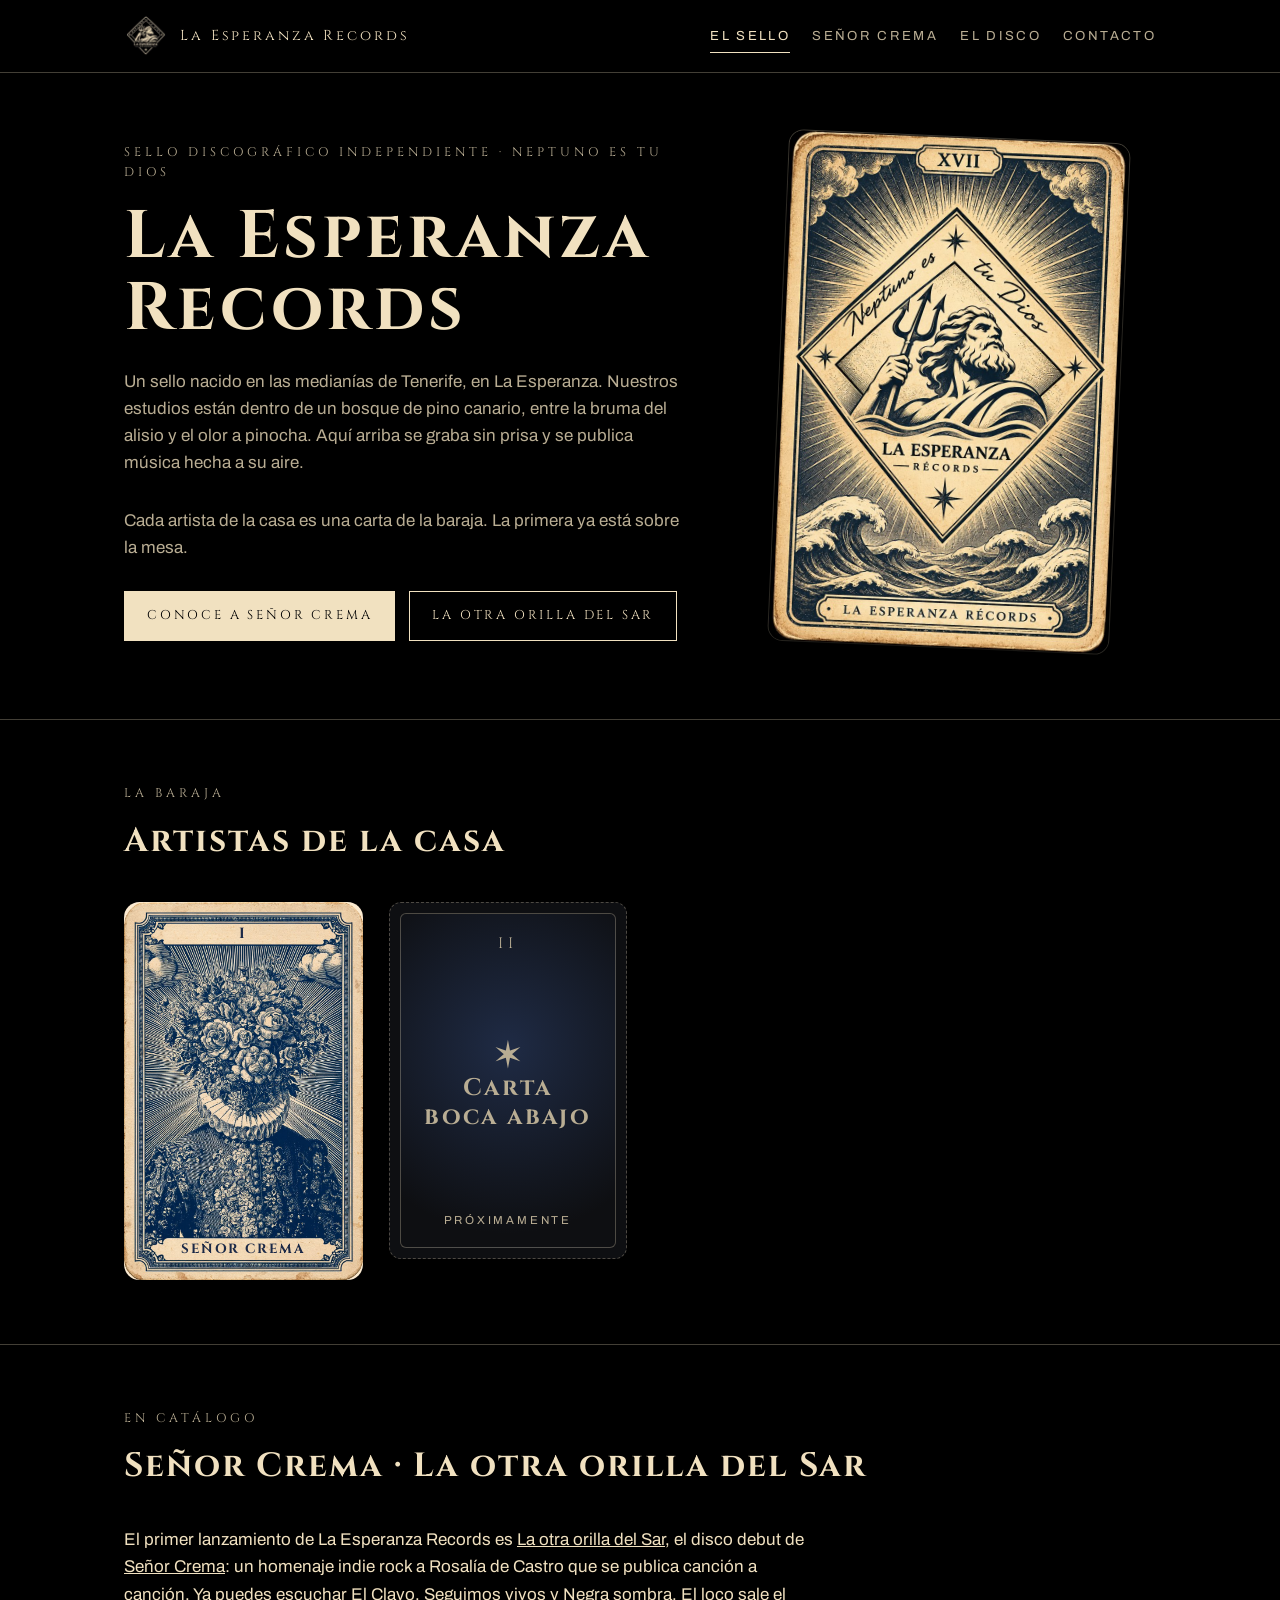
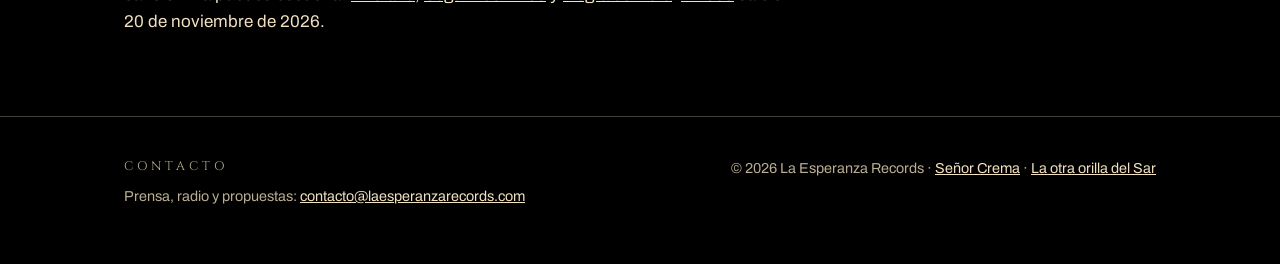
<file: index.html>
<!DOCTYPE html>
<html lang="es">
<head>
<meta charset="utf-8">
<meta name="viewport" content="width=device-width, initial-scale=1">
<title>La Esperanza Records · Sello de Señor Crema</title>
<meta name="description" content="La Esperanza Records, sello discográfico independiente de La Esperanza, en las medianías de Tenerife, con estudios en un bosque de pino canario. Casa de Señor Crema y de su disco La otra orilla del Sar.">
<link rel="canonical" href="https://laesperanzarecords.com/">
<meta property="og:type" content="website">
<meta property="og:site_name" content="La Esperanza Records">
<meta property="og:title" content="La Esperanza Records · Sello de Señor Crema">
<meta property="og:description" content="La Esperanza Records, sello discográfico independiente de La Esperanza, en las medianías de Tenerife, con estudios en un bosque de pino canario. Casa de Señor Crema y de su disco La otra orilla del Sar.">
<meta property="og:url" content="https://laesperanzarecords.com/">
<meta property="og:image" content="https://laesperanzarecords.com/img/logo-rombo.jpg">
<meta name="twitter:card" content="summary_large_image">
<link rel="icon" href="/img/logo-mini.jpg">
<link rel="preconnect" href="https://fonts.googleapis.com">
<link rel="preconnect" href="https://fonts.gstatic.com" crossorigin>
<link href="https://fonts.googleapis.com/css2?family=Cinzel:wght@500;700&family=Archivo:wght@400;500;600&display=swap" rel="stylesheet">
<link rel="stylesheet" href="/css/estilo.css?v=c978d68a">
<script type="application/ld+json">{"@context": "https://schema.org", "@graph": [{"@type": "Organization", "@id": "https://laesperanzarecords.com/#sello", "name": "La Esperanza Records", "alternateName": "La Esperanza Récords", "url": "https://laesperanzarecords.com/", "logo": "https://laesperanzarecords.com/img/logo-rombo.jpg", "slogan": "Neptuno es tu dios", "description": "Sello discográfico independiente establecido en La Esperanza, en las medianías de Tenerife, con estudios en un bosque de pino canario.", "address": {"@type": "PostalAddress", "addressLocality": "La Esperanza", "addressRegion": "Santa Cruz de Tenerife", "addressCountry": "ES"}, "email": "contacto@laesperanzarecords.com"}, {"@type": "MusicGroup", "@id": "https://laesperanzarecords.com/senorcrema/#artista", "name": "Señor Crema", "alternateName": ["Senor Crema", "Sr. Crema"], "genre": ["Indie rock", "Indie pop"], "url": "https://laesperanzarecords.com/senorcrema/", "image": "https://laesperanzarecords.com/img/senor-crema.jpg", "sameAs": ["https://www.youtube.com/@senor-crema", "https://www.instagram.com/senor_crema"]}]}</script>
</head>
<body>
<header class="cab"><div class="ancho">
<a class="marca" href="/"><img src="/img/logo-mini.jpg" alt="">La Esperanza Records</a>
<nav class="nav" aria-label="Principal"><a href="/" aria-current="page">El sello</a><a href="/senorcrema/">Señor Crema</a><a href="/senorcrema/la-otra-orilla-del-sar/">El disco</a><a href="#contacto">Contacto</a></nav>
</div></header>
<main>
  <div class="portada">
    <div class="ancho">
      <div>
        <div class="eyebrow">Sello discográfico independiente · Neptuno es tu dios</div>
        <h1>La Esperanza Records</h1>
        <p>Un sello nacido en las medianías de Tenerife, en La Esperanza. Nuestros estudios están dentro de un bosque de pino canario, entre la bruma del alisio y el olor a pinocha. Aquí arriba se graba sin prisa y se publica música hecha a su aire.</p><p>Cada artista de la casa es una carta de la baraja. La primera ya está sobre la mesa.</p>
        <div class="botones">
          <a class="btn lleno" href="/senorcrema/">Conoce a Señor Crema</a>
          <a class="btn" href="/senorcrema/la-otra-orilla-del-sar/">La otra orilla del Sar</a>
        </div>
      </div>
      <img class="carta-casa" src="/img/carta-neptuno.jpg" alt="Carta de tarot XVII de La Esperanza Records: Neptuno con su tridente sobre las olas">
    </div>
  </div>

  <section class="bloque" id="artistas">
    <div class="ancho">
      <div class="eyebrow">La baraja</div>
      <h2>Artistas de la casa</h2>
      <div class="baraja">
        <a class="carta-enlace" href="/senorcrema/"><span class="carta-img color"><img src="/img/carta-senor-crema.jpg" alt="Carta I de La Esperanza Records: Señor Crema, figura con la cabeza de flores, gola y jubón, en grabado azul sobre papel crema"><span class="c-num" aria-hidden="true">I</span><span class="c-nom" aria-hidden="true">Señor Crema</span></span></a>
        <div class="naipe velado">
          <div class="dentro">
            <div class="num">II</div>
            <div>
              <div class="astro" aria-hidden="true">✶</div>
              <div class="nombre">Carta<br>boca abajo</div>
            </div>
            <div class="pie">Próximamente</div>
          </div>
        </div>
      </div>
    </div>
  </section>
<section class="bloque"><div class="ancho"><div class="eyebrow">En catálogo</div><h2>Señor Crema · La otra orilla del Sar</h2>
<p style="max-width:40em">El primer lanzamiento de La Esperanza Records es <a href="/senorcrema/la-otra-orilla-del-sar/">La otra orilla del Sar</a>, el disco debut de <a href="/senorcrema/">Señor Crema</a>: un homenaje indie rock a Rosalía de Castro que se publica canción a canción. Ya puedes escuchar <a href="/senorcrema/la-otra-orilla-del-sar/el-clavo/">El Clavo</a>, <a href="/senorcrema/la-otra-orilla-del-sar/seguimos-vivos/">Seguimos vivos</a> y <a href="/senorcrema/la-otra-orilla-del-sar/negra-sombra/">Negra sombra</a>. <a href="/senorcrema/la-otra-orilla-del-sar/el-loco/">El loco</a> sale el 20 de noviembre de 2026.</p></div></section></main>
<footer id="contacto"><div class="ancho">
<div><div class="eyebrow" style="margin-bottom:8px">Contacto</div>Prensa, radio y propuestas: <a href="mailto:contacto@laesperanzarecords.com">contacto@laesperanzarecords.com</a></div>
<div>© 2026 La Esperanza Records · <a href="/senorcrema/">Señor Crema</a> · <a href="/senorcrema/la-otra-orilla-del-sar/">La otra orilla del Sar</a></div>
</div></footer>
</body>
</html>
</file>
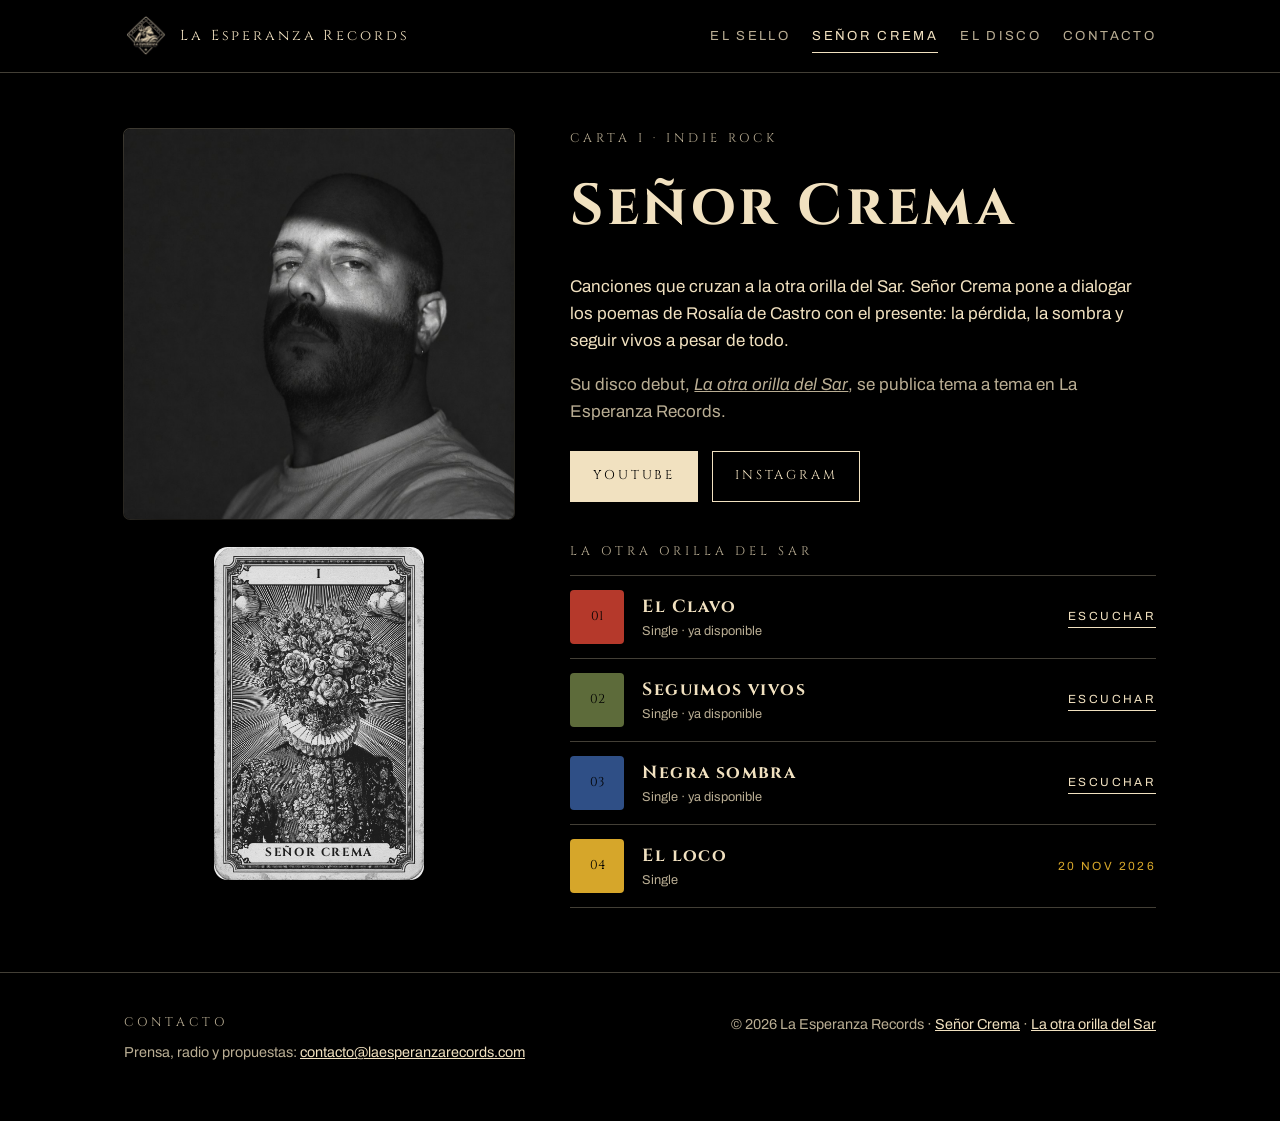
<file: senorcrema/index.html>
<!DOCTYPE html>
<html lang="es">
<head>
<meta charset="utf-8">
<meta name="viewport" content="width=device-width, initial-scale=1">
<title>Señor Crema · La otra orilla del Sar | La Esperanza Records</title>
<meta name="description" content="Señor Crema, indie rock en castellano. Su disco debut La otra orilla del Sar pone a dialogar los poemas de Rosalía de Castro con el presente: El Clavo, Seguimos vivos, Negra sombra y El loco.">
<link rel="canonical" href="https://laesperanzarecords.com/senorcrema/">
<meta property="og:type" content="website">
<meta property="og:site_name" content="La Esperanza Records">
<meta property="og:title" content="Señor Crema · La otra orilla del Sar | La Esperanza Records">
<meta property="og:description" content="Señor Crema, indie rock en castellano. Su disco debut La otra orilla del Sar pone a dialogar los poemas de Rosalía de Castro con el presente: El Clavo, Seguimos vivos, Negra sombra y El loco.">
<meta property="og:url" content="https://laesperanzarecords.com/senorcrema/">
<meta property="og:image" content="https://laesperanzarecords.com/img/senor-crema.jpg">
<meta name="twitter:card" content="summary_large_image">
<link rel="icon" href="/img/logo-mini.jpg">
<link rel="preconnect" href="https://fonts.googleapis.com">
<link rel="preconnect" href="https://fonts.gstatic.com" crossorigin>
<link href="https://fonts.googleapis.com/css2?family=Cinzel:wght@500;700&family=Archivo:wght@400;500;600&display=swap" rel="stylesheet">
<link rel="stylesheet" href="/css/estilo.css?v=c978d68a">
<script type="application/ld+json">{"@context": "https://schema.org", "@graph": [{"@type": "Organization", "@id": "https://laesperanzarecords.com/#sello", "name": "La Esperanza Records", "alternateName": "La Esperanza Récords", "url": "https://laesperanzarecords.com/", "logo": "https://laesperanzarecords.com/img/logo-rombo.jpg", "slogan": "Neptuno es tu dios", "description": "Sello discográfico independiente establecido en La Esperanza, en las medianías de Tenerife, con estudios en un bosque de pino canario.", "address": {"@type": "PostalAddress", "addressLocality": "La Esperanza", "addressRegion": "Santa Cruz de Tenerife", "addressCountry": "ES"}, "email": "contacto@laesperanzarecords.com"}, {"@type": "MusicGroup", "@id": "https://laesperanzarecords.com/senorcrema/#artista", "name": "Señor Crema", "alternateName": ["Senor Crema", "Sr. Crema"], "genre": ["Indie rock", "Indie pop"], "url": "https://laesperanzarecords.com/senorcrema/", "image": "https://laesperanzarecords.com/img/senor-crema.jpg", "sameAs": ["https://www.youtube.com/@senor-crema", "https://www.instagram.com/senor_crema"]}]}</script>
</head>
<body>
<header class="cab"><div class="ancho">
<a class="marca" href="/"><img src="/img/logo-mini.jpg" alt="">La Esperanza Records</a>
<nav class="nav" aria-label="Principal"><a href="/">El sello</a><a href="/senorcrema/" aria-current="page">Señor Crema</a><a href="/senorcrema/la-otra-orilla-del-sar/">El disco</a><a href="#contacto">Contacto</a></nav>
</div></header>
<main><div class="ficha"><div class="ancho">
<div><img class="retrato" src="/img/senor-crema.jpg" alt="Retrato en blanco y negro de Señor Crema, con una franja de luz sobre los ojos"><div style="max-width:210px;margin:28px auto 0"><span class="carta-img"><img src="/img/carta-senor-crema-bn.jpg" alt="Carta I de La Esperanza Records: Señor Crema, figura con la cabeza de flores, gola y jubón, en grabado en blanco y negro"><span class="c-num" aria-hidden="true">I</span><span class="c-nom" aria-hidden="true">Señor Crema</span></span></div></div>
<div><div class="eyebrow">Carta I · Indie rock</div><h1>Señor Crema</h1>
<p>Canciones que cruzan a la otra orilla del Sar. Señor Crema pone a dialogar los poemas de Rosalía de Castro con el presente: la pérdida, la sombra y seguir vivos a pesar de todo.</p>
<p class="dato">Su disco debut, <a href="/senorcrema/la-otra-orilla-del-sar/"><em>La otra orilla del Sar</em></a>, se publica tema a tema en La Esperanza Records.</p>
<div class="botones" style="margin:26px 0 40px"><a class="btn lleno" href="https://www.youtube.com/@senor-crema" target="_blank" rel="noopener">YouTube</a><a class="btn" href="https://www.instagram.com/senor_crema" target="_blank" rel="noopener">Instagram</a></div>
<div class="eyebrow">La otra orilla del Sar</div><ul class="pistas" style="margin-top:14px"><li><div class="tapa" style="background:#b5392b">01</div><div><div class="titulo"><a href="/senorcrema/la-otra-orilla-del-sar/el-clavo/">El Clavo</a></div><div class="estado">Single · ya disponible</div></div><a href="https://www.youtube.com/watch?v=EJOoAqtytBE" target="_blank" rel="noopener">Escuchar</a></li><li><div class="tapa" style="background:#5d6b3a">02</div><div><div class="titulo"><a href="/senorcrema/la-otra-orilla-del-sar/seguimos-vivos/">Seguimos vivos</a></div><div class="estado">Single · ya disponible</div></div><a href="https://www.youtube.com/watch?v=0kA19--TfoQ" target="_blank" rel="noopener">Escuchar</a></li><li><div class="tapa" style="background:#2f4f86">03</div><div><div class="titulo"><a href="/senorcrema/la-otra-orilla-del-sar/negra-sombra/">Negra sombra</a></div><div class="estado">Single · ya disponible</div></div><a href="https://www.youtube.com/watch?v=TsjojQYZPG4" target="_blank" rel="noopener">Escuchar</a></li><li><div class="tapa" style="background:#d6a62a">04</div><div><div class="titulo"><a href="/senorcrema/la-otra-orilla-del-sar/el-loco/">El loco</a></div><div class="estado">Single</div></div><span class="pronto">20 nov 2026</span></li></ul>
</div></div></div></main>
<footer id="contacto"><div class="ancho">
<div><div class="eyebrow" style="margin-bottom:8px">Contacto</div>Prensa, radio y propuestas: <a href="mailto:contacto@laesperanzarecords.com">contacto@laesperanzarecords.com</a></div>
<div>© 2026 La Esperanza Records · <a href="/senorcrema/">Señor Crema</a> · <a href="/senorcrema/la-otra-orilla-del-sar/">La otra orilla del Sar</a></div>
</div></footer>
</body>
</html>
</file>
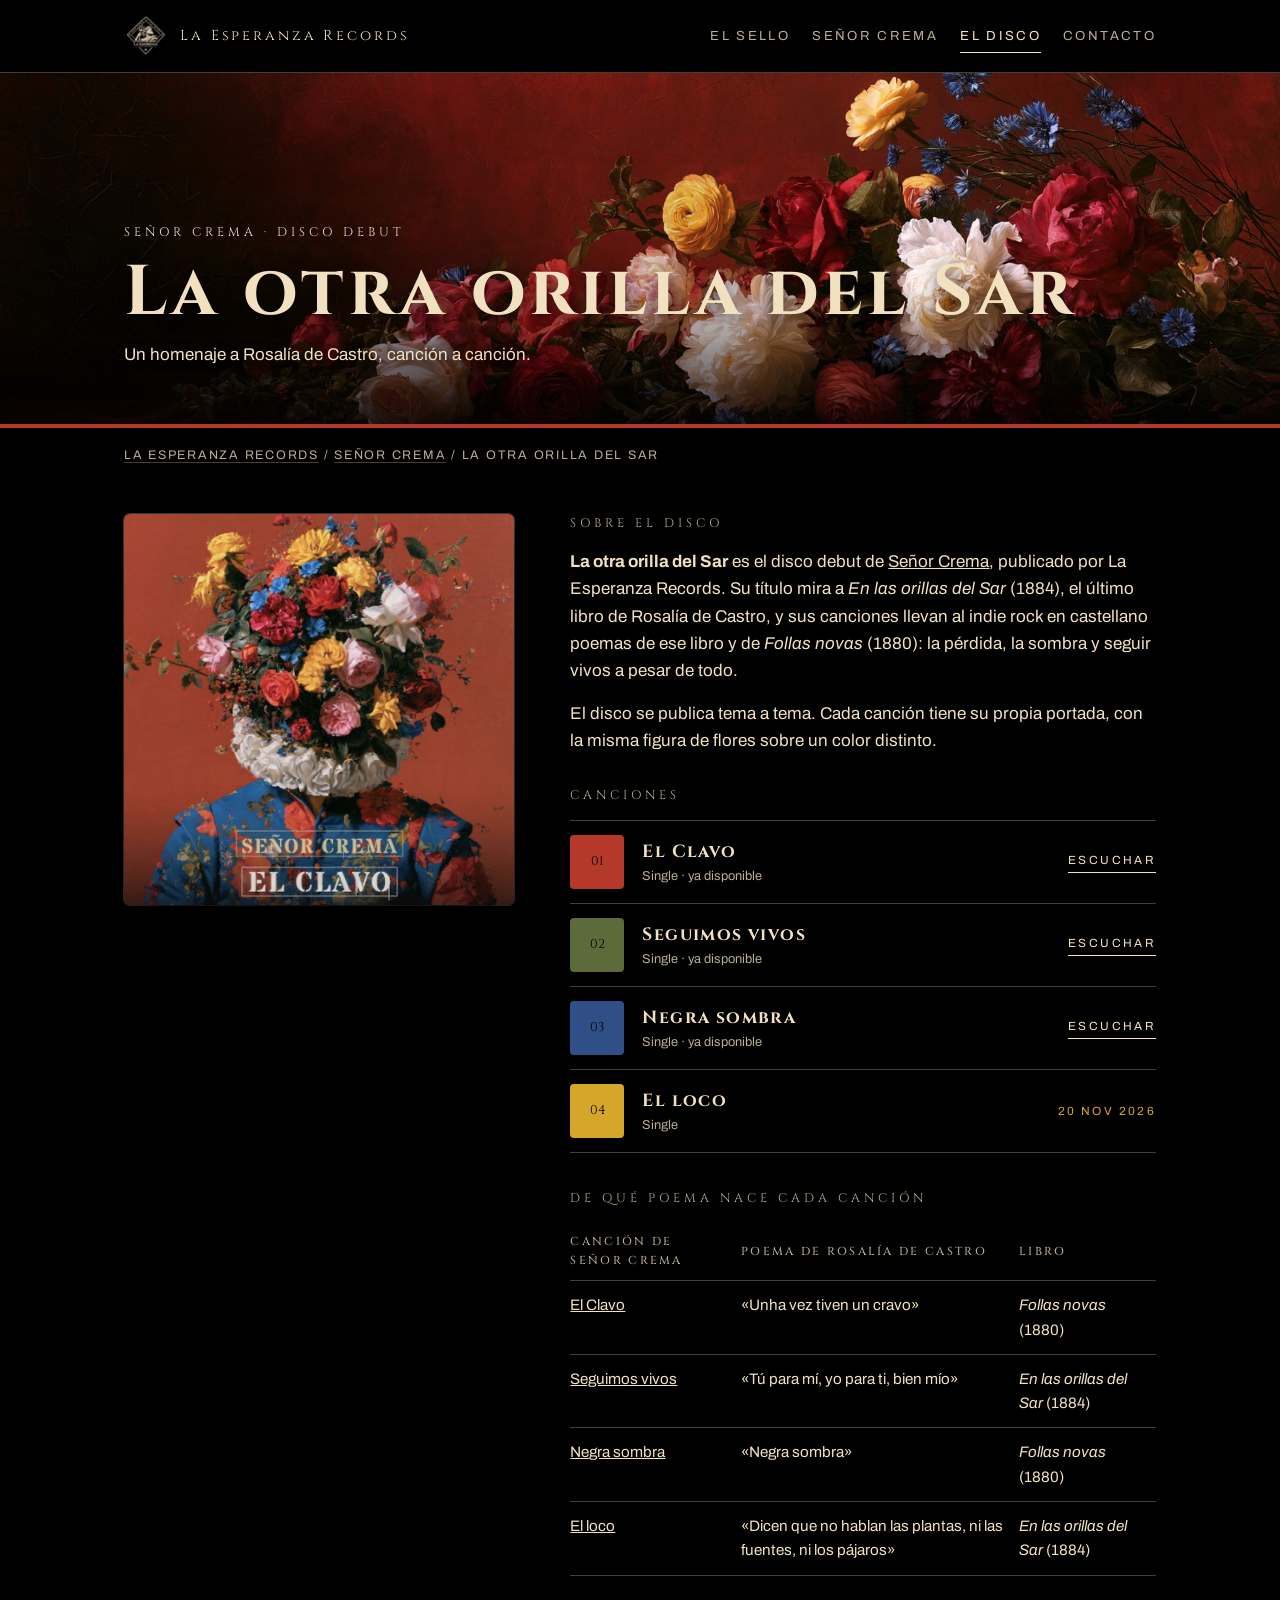
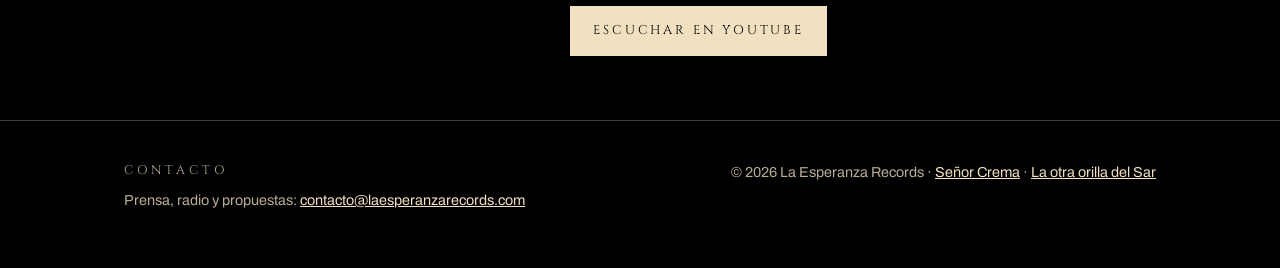
<file: senorcrema/la-otra-orilla-del-sar/index.html>
<!DOCTYPE html>
<html lang="es">
<head>
<meta charset="utf-8">
<meta name="viewport" content="width=device-width, initial-scale=1">
<title>La otra orilla del Sar · Señor Crema</title>
<meta name="description" content="La otra orilla del Sar, disco debut de Señor Crema: un homenaje indie rock a Rosalía de Castro. Canciones: El Clavo, Seguimos vivos, Negra sombra y El loco.">
<link rel="canonical" href="https://laesperanzarecords.com/senorcrema/la-otra-orilla-del-sar/">
<meta property="og:type" content="website">
<meta property="og:site_name" content="La Esperanza Records">
<meta property="og:title" content="La otra orilla del Sar · Señor Crema">
<meta property="og:description" content="La otra orilla del Sar, disco debut de Señor Crema: un homenaje indie rock a Rosalía de Castro. Canciones: El Clavo, Seguimos vivos, Negra sombra y El loco.">
<meta property="og:url" content="https://laesperanzarecords.com/senorcrema/la-otra-orilla-del-sar/">
<meta property="og:image" content="https://laesperanzarecords.com/img/el-clavo.jpg">
<meta name="twitter:card" content="summary_large_image">
<link rel="icon" href="/img/logo-mini.jpg">
<link rel="preconnect" href="https://fonts.googleapis.com">
<link rel="preconnect" href="https://fonts.gstatic.com" crossorigin>
<link href="https://fonts.googleapis.com/css2?family=Cinzel:wght@500;700&family=Archivo:wght@400;500;600&display=swap" rel="stylesheet">
<link rel="stylesheet" href="/css/estilo.css?v=c978d68a">
<script type="application/ld+json">{"@context": "https://schema.org", "@graph": [{"@type": "Organization", "@id": "https://laesperanzarecords.com/#sello", "name": "La Esperanza Records", "alternateName": "La Esperanza Récords", "url": "https://laesperanzarecords.com/", "logo": "https://laesperanzarecords.com/img/logo-rombo.jpg", "slogan": "Neptuno es tu dios", "description": "Sello discográfico independiente establecido en La Esperanza, en las medianías de Tenerife, con estudios en un bosque de pino canario.", "address": {"@type": "PostalAddress", "addressLocality": "La Esperanza", "addressRegion": "Santa Cruz de Tenerife", "addressCountry": "ES"}, "email": "contacto@laesperanzarecords.com"}, {"@type": "MusicGroup", "@id": "https://laesperanzarecords.com/senorcrema/#artista", "name": "Señor Crema", "alternateName": ["Senor Crema", "Sr. Crema"], "genre": ["Indie rock", "Indie pop"], "url": "https://laesperanzarecords.com/senorcrema/", "image": "https://laesperanzarecords.com/img/senor-crema.jpg", "sameAs": ["https://www.youtube.com/@senor-crema", "https://www.instagram.com/senor_crema"]}, {"@type": "MusicAlbum", "@id": "https://laesperanzarecords.com/senorcrema/la-otra-orilla-del-sar/#disco", "name": "La otra orilla del Sar", "url": "https://laesperanzarecords.com/senorcrema/la-otra-orilla-del-sar/", "image": "https://laesperanzarecords.com/img/el-clavo.jpg", "byArtist": {"@id": "https://laesperanzarecords.com/senorcrema/#artista"}, "recordLabel": {"@id": "https://laesperanzarecords.com/#sello"}, "about": {"@type": "Person", "name": "Rosalía de Castro"}, "track": [{"@type": "MusicRecording", "name": "El Clavo", "url": "https://laesperanzarecords.com/senorcrema/la-otra-orilla-del-sar/el-clavo/"}, {"@type": "MusicRecording", "name": "Seguimos vivos", "url": "https://laesperanzarecords.com/senorcrema/la-otra-orilla-del-sar/seguimos-vivos/"}, {"@type": "MusicRecording", "name": "Negra sombra", "url": "https://laesperanzarecords.com/senorcrema/la-otra-orilla-del-sar/negra-sombra/"}, {"@type": "MusicRecording", "name": "El loco", "url": "https://laesperanzarecords.com/senorcrema/la-otra-orilla-del-sar/el-loco/"}]}]}</script>
</head>
<body class="sar">
<header class="cab"><div class="ancho">
<a class="marca" href="/"><img src="/img/logo-mini.jpg" alt="">La Esperanza Records</a>
<nav class="nav" aria-label="Principal"><a href="/">El sello</a><a href="/senorcrema/">Señor Crema</a><a href="/senorcrema/la-otra-orilla-del-sar/" aria-current="page">El disco</a><a href="#contacto">Contacto</a></nav>
</div></header>
<main>
<div class="flor"><div class="ancho"><div class="eyebrow">Señor Crema · Disco debut</div><h1>La otra orilla del Sar</h1><p>Un homenaje a Rosalía de Castro, canción a canción.</p></div></div>
<div class="filete-acento"></div>
<div class="ancho"><div class="migas"><a href="/">La Esperanza Records</a> / <a href="/senorcrema/">Señor Crema</a> / La otra orilla del Sar</div>
<div class="dos"><div><img class="caratula" src="/img/el-clavo.jpg" alt="Figura con la cabeza cubierta de flores, gola blanca y jubón azul sobre fondo rojo: la imagen de La otra orilla del Sar"></div>
<div><div class="eyebrow">Sobre el disco</div>
<p style="margin-top:14px"><strong>La otra orilla del Sar</strong> es el disco debut de <a href="/senorcrema/">Señor Crema</a>, publicado por La Esperanza Records. Su título mira a <em>En las orillas del Sar</em> (1884), el último libro de Rosalía de Castro, y sus canciones llevan al indie rock en castellano poemas de ese libro y de <em>Follas novas</em> (1880): la pérdida, la sombra y seguir vivos a pesar de todo.</p>
<p class="dato">El disco se publica tema a tema. Cada canción tiene su propia portada, con la misma figura de flores sobre un color distinto.</p>
<div class="eyebrow" style="margin-top:32px">Canciones</div><ul class="pistas" style="margin-top:14px"><li><div class="tapa" style="background:#b5392b">01</div><div><div class="titulo"><a href="/senorcrema/la-otra-orilla-del-sar/el-clavo/">El Clavo</a></div><div class="estado">Single · ya disponible</div></div><a href="https://www.youtube.com/watch?v=EJOoAqtytBE" target="_blank" rel="noopener">Escuchar</a></li><li><div class="tapa" style="background:#5d6b3a">02</div><div><div class="titulo"><a href="/senorcrema/la-otra-orilla-del-sar/seguimos-vivos/">Seguimos vivos</a></div><div class="estado">Single · ya disponible</div></div><a href="https://www.youtube.com/watch?v=0kA19--TfoQ" target="_blank" rel="noopener">Escuchar</a></li><li><div class="tapa" style="background:#2f4f86">03</div><div><div class="titulo"><a href="/senorcrema/la-otra-orilla-del-sar/negra-sombra/">Negra sombra</a></div><div class="estado">Single · ya disponible</div></div><a href="https://www.youtube.com/watch?v=TsjojQYZPG4" target="_blank" rel="noopener">Escuchar</a></li><li><div class="tapa" style="background:#d6a62a">04</div><div><div class="titulo"><a href="/senorcrema/la-otra-orilla-del-sar/el-loco/">El loco</a></div><div class="estado">Single</div></div><span class="pronto">20 nov 2026</span></li></ul>
<div class="eyebrow" style="margin-top:36px">De qué poema nace cada canción</div>
<div style="overflow-x:auto"><table class="poemas"><thead><tr><th>Canción de Señor Crema</th><th>Poema de Rosalía de Castro</th><th>Libro</th></tr></thead><tbody><tr><td><a href="el-clavo/">El Clavo</a></td><td>«Unha vez tiven un cravo»</td><td><em>Follas novas</em> (1880)</td></tr><tr><td><a href="seguimos-vivos/">Seguimos vivos</a></td><td>«Tú para mí, yo para ti, bien mío»</td><td><em>En las orillas del Sar</em> (1884)</td></tr><tr><td><a href="negra-sombra/">Negra sombra</a></td><td>«Negra sombra»</td><td><em>Follas novas</em> (1880)</td></tr><tr><td><a href="el-loco/">El loco</a></td><td>«Dicen que no hablan las plantas, ni las fuentes, ni los pájaros»</td><td><em>En las orillas del Sar</em> (1884)</td></tr></tbody></table></div>
<div class="botones" style="margin-top:30px"><a class="btn lleno" href="https://www.youtube.com/playlist?list=PLCt6poStKzZE" target="_blank" rel="noopener">Escuchar en YouTube</a></div>
</div></div></div></main>
<footer id="contacto"><div class="ancho">
<div><div class="eyebrow" style="margin-bottom:8px">Contacto</div>Prensa, radio y propuestas: <a href="mailto:contacto@laesperanzarecords.com">contacto@laesperanzarecords.com</a></div>
<div>© 2026 La Esperanza Records · <a href="/senorcrema/">Señor Crema</a> · <a href="/senorcrema/la-otra-orilla-del-sar/">La otra orilla del Sar</a></div>
</div></footer>
</body>
</html>
</file>
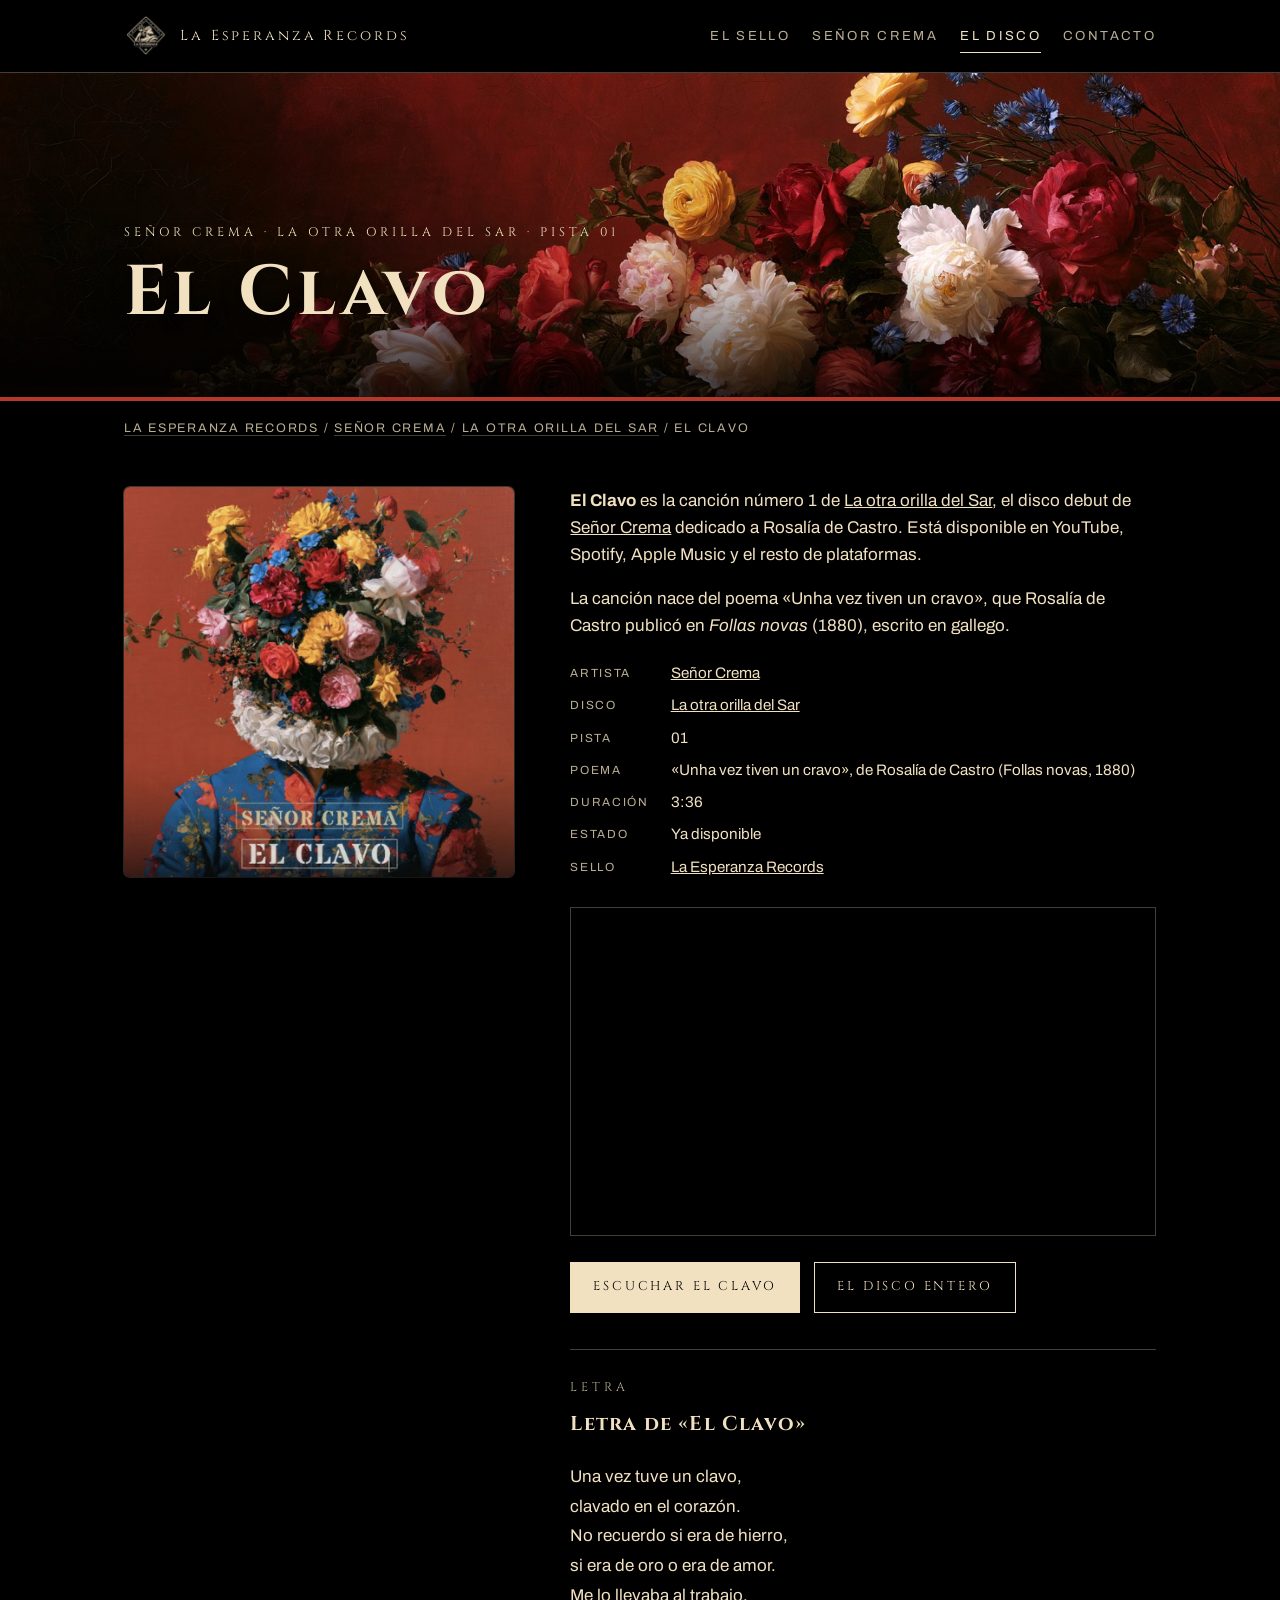
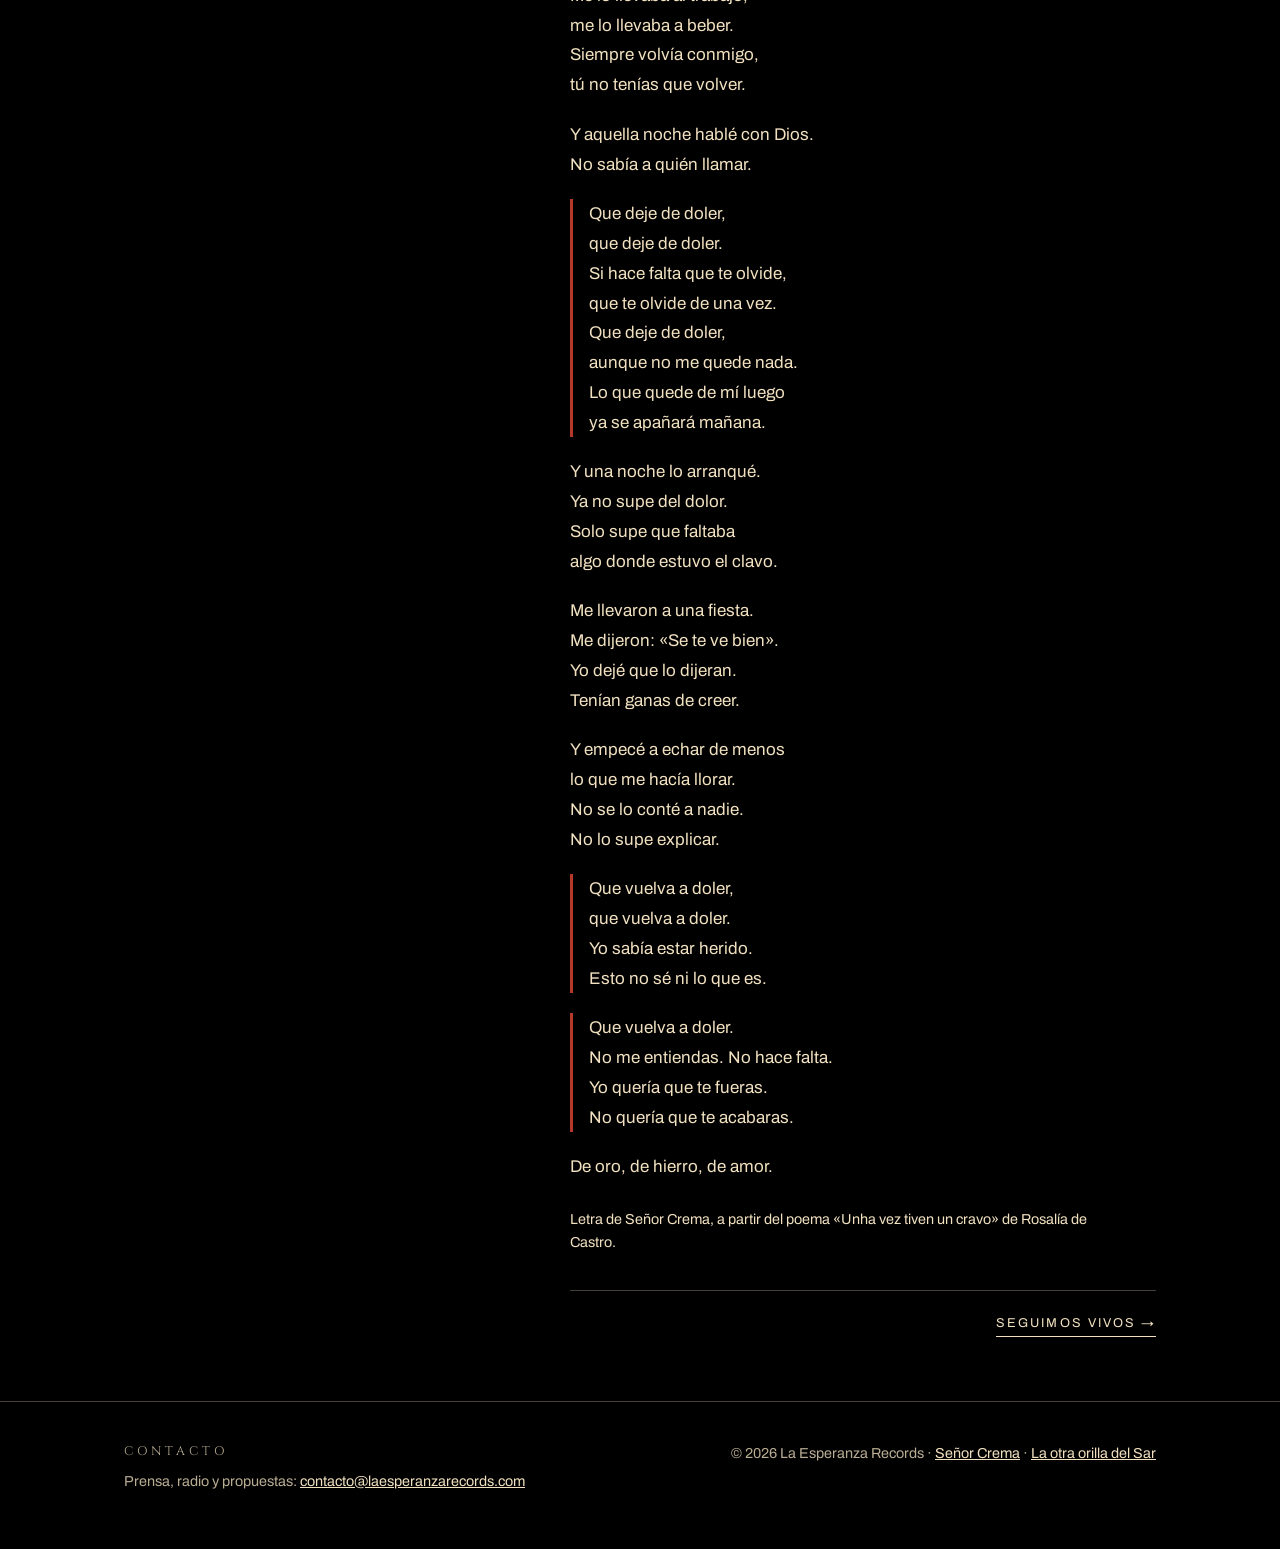
<file: senorcrema/la-otra-orilla-del-sar/el-clavo/index.html>
<!DOCTYPE html>
<html lang="es">
<head>
<meta charset="utf-8">
<meta name="viewport" content="width=device-width, initial-scale=1">
<title>El Clavo · Señor Crema · La otra orilla del Sar</title>
<meta name="description" content="El Clavo, canción de Señor Crema incluida en su disco debut La otra orilla del Sar, homenaje indie rock a Rosalía de Castro. Letra completa, poema de origen y dónde escucharla.">
<link rel="canonical" href="https://laesperanzarecords.com/senorcrema/la-otra-orilla-del-sar/el-clavo/">
<meta property="og:type" content="website">
<meta property="og:site_name" content="La Esperanza Records">
<meta property="og:title" content="El Clavo · Señor Crema · La otra orilla del Sar">
<meta property="og:description" content="El Clavo, canción de Señor Crema incluida en su disco debut La otra orilla del Sar, homenaje indie rock a Rosalía de Castro. Letra completa, poema de origen y dónde escucharla.">
<meta property="og:url" content="https://laesperanzarecords.com/senorcrema/la-otra-orilla-del-sar/el-clavo/">
<meta property="og:image" content="https://laesperanzarecords.com/img/el-clavo.jpg">
<meta name="twitter:card" content="summary_large_image">
<link rel="icon" href="/img/logo-mini.jpg">
<link rel="preconnect" href="https://fonts.googleapis.com">
<link rel="preconnect" href="https://fonts.gstatic.com" crossorigin>
<link href="https://fonts.googleapis.com/css2?family=Cinzel:wght@500;700&family=Archivo:wght@400;500;600&display=swap" rel="stylesheet">
<link rel="stylesheet" href="/css/estilo.css?v=c978d68a">
<script type="application/ld+json">{"@context": "https://schema.org", "@graph": [{"@type": "Organization", "@id": "https://laesperanzarecords.com/#sello", "name": "La Esperanza Records", "alternateName": "La Esperanza Récords", "url": "https://laesperanzarecords.com/", "logo": "https://laesperanzarecords.com/img/logo-rombo.jpg", "slogan": "Neptuno es tu dios", "description": "Sello discográfico independiente establecido en La Esperanza, en las medianías de Tenerife, con estudios en un bosque de pino canario.", "address": {"@type": "PostalAddress", "addressLocality": "La Esperanza", "addressRegion": "Santa Cruz de Tenerife", "addressCountry": "ES"}, "email": "contacto@laesperanzarecords.com"}, {"@type": "MusicGroup", "@id": "https://laesperanzarecords.com/senorcrema/#artista", "name": "Señor Crema", "alternateName": ["Senor Crema", "Sr. Crema"], "genre": ["Indie rock", "Indie pop"], "url": "https://laesperanzarecords.com/senorcrema/", "image": "https://laesperanzarecords.com/img/senor-crema.jpg", "sameAs": ["https://www.youtube.com/@senor-crema", "https://www.instagram.com/senor_crema"]}, {"@type": "MusicRecording", "name": "El Clavo", "url": "https://laesperanzarecords.com/senorcrema/la-otra-orilla-del-sar/el-clavo/", "isBasedOn": {"@type": "CreativeWork", "name": "Unha vez tiven un cravo", "author": {"@type": "Person", "name": "Rosalía de Castro"}, "isPartOf": {"@type": "Book", "name": "Follas novas", "datePublished": "1880"}}, "byArtist": {"@id": "https://laesperanzarecords.com/senorcrema/#artista"}, "inAlbum": {"@id": "https://laesperanzarecords.com/senorcrema/la-otra-orilla-del-sar/#disco"}, "recordLabel": {"@id": "https://laesperanzarecords.com/#sello"}, "recordingOf": {"@type": "MusicComposition", "name": "El Clavo", "lyricist": [{"@id": "https://laesperanzarecords.com/senorcrema/#artista"}, {"@type": "Person", "name": "Rosalía de Castro"}], "lyrics": {"@type": "CreativeWork", "inLanguage": "es", "text": "Una vez tuve un clavo,\nclavado en el corazón.\nNo recuerdo si era de hierro,\nsi era de oro o era de amor.\nMe lo llevaba al trabajo,\nme lo llevaba a beber.\nSiempre volvía conmigo,\ntú no tenías que volver.\n\nY aquella noche hablé con Dios.\nNo sabía a quién llamar.\n\nQue deje de doler,\nque deje de doler.\nSi hace falta que te olvide,\nque te olvide de una vez.\nQue deje de doler,\naunque no me quede nada.\nLo que quede de mí luego\nya se apañará mañana.\n\nY una noche lo arranqué.\nYa no supe del dolor.\nSolo supe que faltaba\nalgo donde estuvo el clavo.\n\nMe llevaron a una fiesta.\nMe dijeron: «Se te ve bien».\nYo dejé que lo dijeran.\nTenían ganas de creer.\n\nY empecé a echar de menos\nlo que me hacía llorar.\nNo se lo conté a nadie.\nNo lo supe explicar.\n\nQue vuelva a doler,\nque vuelva a doler.\nYo sabía estar herido.\nEsto no sé ni lo que es.\n\nQue vuelva a doler.\nNo me entiendas. No hace falta.\nYo quería que te fueras.\nNo quería que te acabaras.\n\nDe oro, de hierro, de amor."}}, "duration": "PT3M36S", "sameAs": "https://www.youtube.com/watch?v=EJOoAqtytBE", "image": "https://laesperanzarecords.com/img/el-clavo.jpg"}]}</script>
</head>
<body class="sar" style="--acento:#b5392b">
<header class="cab"><div class="ancho">
<a class="marca" href="/"><img src="/img/logo-mini.jpg" alt="">La Esperanza Records</a>
<nav class="nav" aria-label="Principal"><a href="/">El sello</a><a href="/senorcrema/">Señor Crema</a><a href="/senorcrema/la-otra-orilla-del-sar/" aria-current="page">El disco</a><a href="#contacto">Contacto</a></nav>
</div></header>
<main>
<div class="flor"><div class="ancho"><div class="eyebrow">Señor Crema · La otra orilla del Sar · Pista 01</div><h1>El Clavo</h1></div></div>
<div class="filete-acento"></div>
<div class="ancho"><div class="migas"><a href="/">La Esperanza Records</a> / <a href="/senorcrema/">Señor Crema</a> / <a href="/senorcrema/la-otra-orilla-del-sar/">La otra orilla del Sar</a> / El Clavo</div>
<div class="dos"><div><img class="caratula" src="/img/el-clavo.jpg" alt="Portada de El Clavo, de Señor Crema: figura con la cabeza cubierta de flores sobre fondo rojo"></div>
<div><p><strong>El Clavo</strong> es la canción número 1 de <a href="/senorcrema/la-otra-orilla-del-sar/">La otra orilla del Sar</a>, el disco debut de <a href="/senorcrema/">Señor Crema</a> dedicado a Rosalía de Castro. Está disponible en YouTube, Spotify, Apple Music y el resto de plataformas.</p><p>La canción nace del poema «Unha vez tiven un cravo», que Rosalía de Castro publicó en <em>Follas novas</em> (1880), escrito en gallego.</p>
<dl class="datos"><dt>Artista</dt><dd><a href="/senorcrema/">Señor Crema</a></dd><dt>Disco</dt><dd><a href="/senorcrema/la-otra-orilla-del-sar/">La otra orilla del Sar</a></dd><dt>Pista</dt><dd>01</dd><dt>Poema</dt><dd>«Unha vez tiven un cravo», de Rosalía de Castro (Follas novas, 1880)</dd><dt>Duración</dt><dd>3:36</dd><dt>Estado</dt><dd>Ya disponible</dd><dt>Sello</dt><dd><a href="/">La Esperanza Records</a></dd></dl>
<div class="video"><iframe src="https://www.youtube-nocookie.com/embed/EJOoAqtytBE" title="El Clavo · Señor Crema" loading="lazy" allow="accelerometer; autoplay; clipboard-write; encrypted-media; gyroscope; picture-in-picture" allowfullscreen></iframe></div>
<div class="botones"><a class="btn lleno" href="https://www.youtube.com/watch?v=EJOoAqtytBE" target="_blank" rel="noopener">Escuchar El Clavo</a><a class="btn" href="https://www.youtube.com/playlist?list=PLCt6poStKzZE" target="_blank" rel="noopener">El disco entero</a></div>
<section class="letra"><div class="eyebrow">Letra</div><h2>Letra de «El Clavo»</h2><p class="estrofa" data-parte="Estrofa">Una vez tuve un clavo,<br>clavado en el corazón.<br>No recuerdo si era de hierro,<br>si era de oro o era de amor.<br>Me lo llevaba al trabajo,<br>me lo llevaba a beber.<br>Siempre volvía conmigo,<br>tú no tenías que volver.</p><p class="estrofa" data-parte="Pre-estribillo">Y aquella noche hablé con Dios.<br>No sabía a quién llamar.</p><p class="estrofa" data-parte="Estribillo">Que deje de doler,<br>que deje de doler.<br>Si hace falta que te olvide,<br>que te olvide de una vez.<br>Que deje de doler,<br>aunque no me quede nada.<br>Lo que quede de mí luego<br>ya se apañará mañana.</p><p class="estrofa" data-parte="Estrofa">Y una noche lo arranqué.<br>Ya no supe del dolor.<br>Solo supe que faltaba<br>algo donde estuvo el clavo.</p><p class="estrofa" data-parte="Estrofa">Me llevaron a una fiesta.<br>Me dijeron: «Se te ve bien».<br>Yo dejé que lo dijeran.<br>Tenían ganas de creer.</p><p class="estrofa" data-parte="Pre-estribillo">Y empecé a echar de menos<br>lo que me hacía llorar.<br>No se lo conté a nadie.<br>No lo supe explicar.</p><p class="estrofa" data-parte="Estribillo">Que vuelva a doler,<br>que vuelva a doler.<br>Yo sabía estar herido.<br>Esto no sé ni lo que es.</p><p class="estrofa" data-parte="Estribillo">Que vuelva a doler.<br>No me entiendas. No hace falta.<br>Yo quería que te fueras.<br>No quería que te acabaras.</p><p class="estrofa" data-parte="Puente">De oro, de hierro, de amor.</p><p class="dato firma">Letra de Señor Crema, a partir del poema «Unha vez tiven un cravo» de Rosalía de Castro.</p></section>
<div class="vecinas"><span></span><a href="../seguimos-vivos/">Seguimos vivos →</a></div>
</div></div></div></main>
<footer id="contacto"><div class="ancho">
<div><div class="eyebrow" style="margin-bottom:8px">Contacto</div>Prensa, radio y propuestas: <a href="mailto:contacto@laesperanzarecords.com">contacto@laesperanzarecords.com</a></div>
<div>© 2026 La Esperanza Records · <a href="/senorcrema/">Señor Crema</a> · <a href="/senorcrema/la-otra-orilla-del-sar/">La otra orilla del Sar</a></div>
</div></footer>
</body>
</html>
</file>
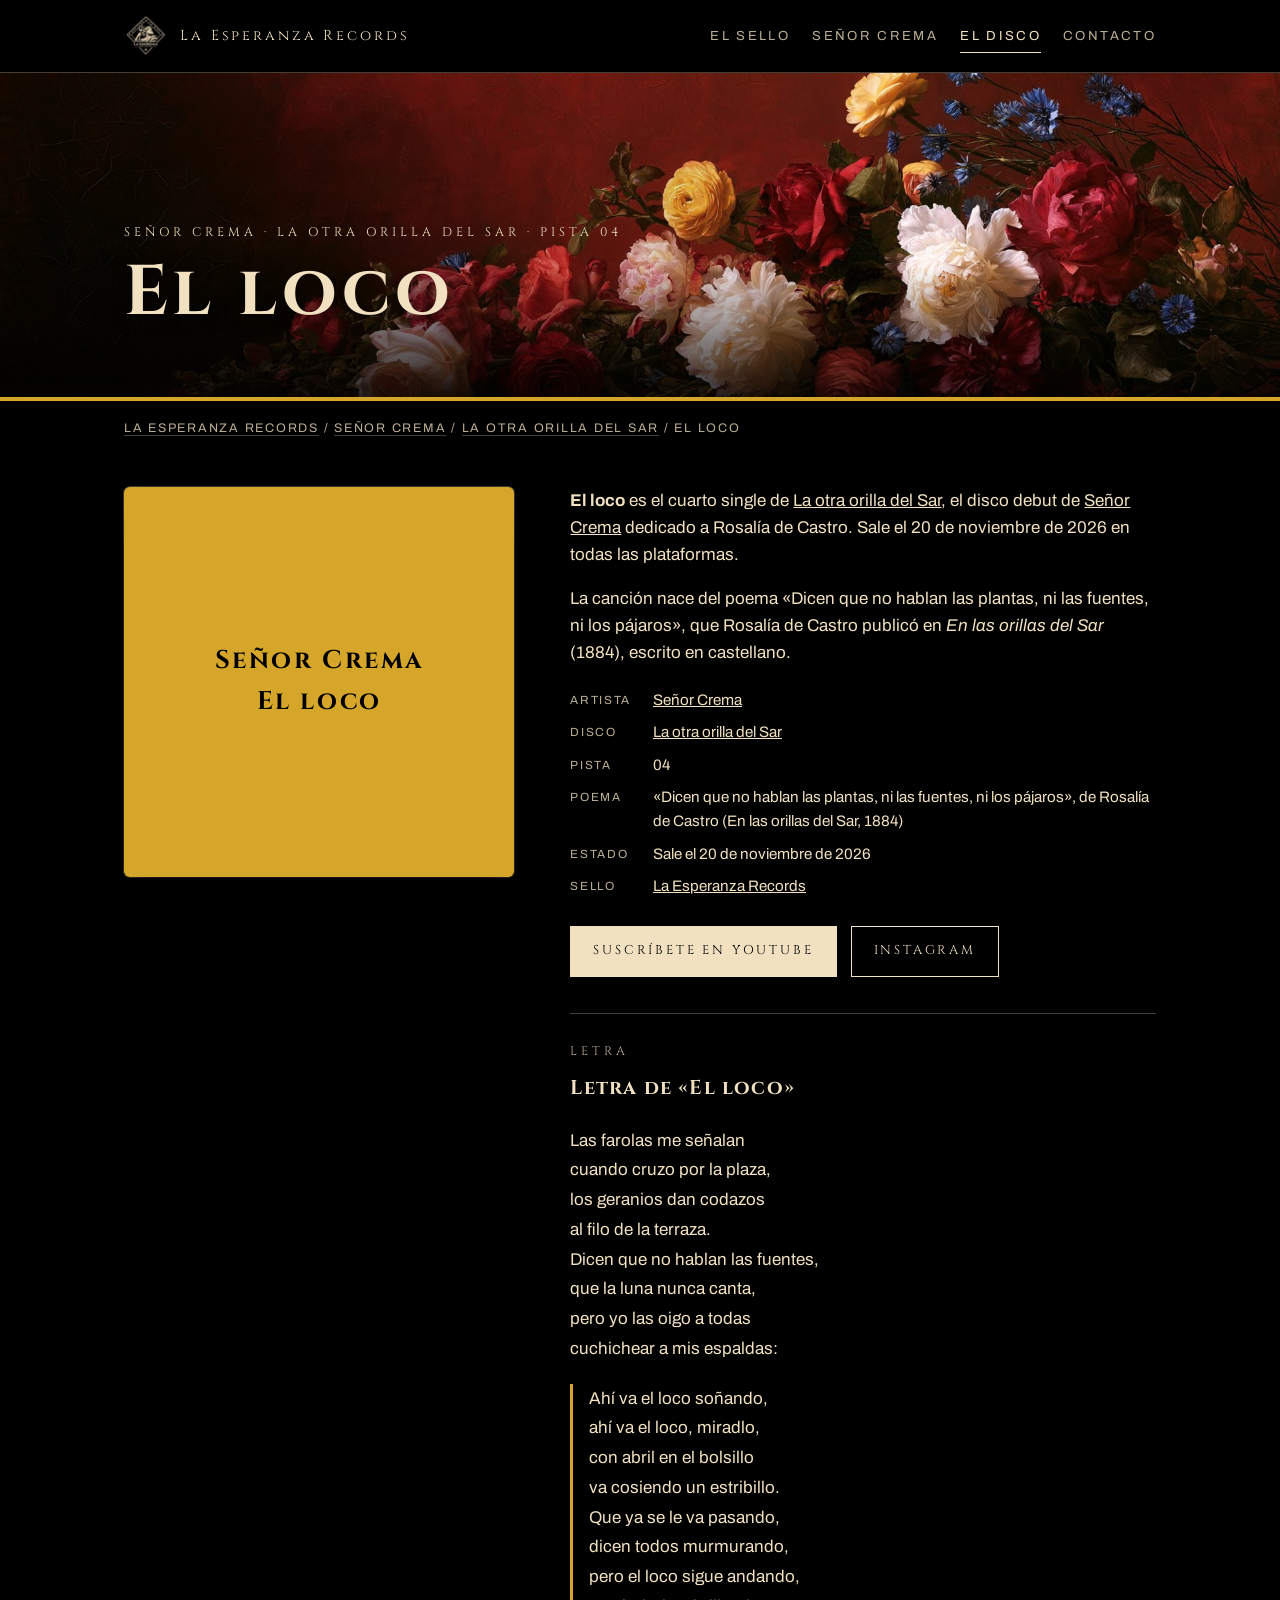
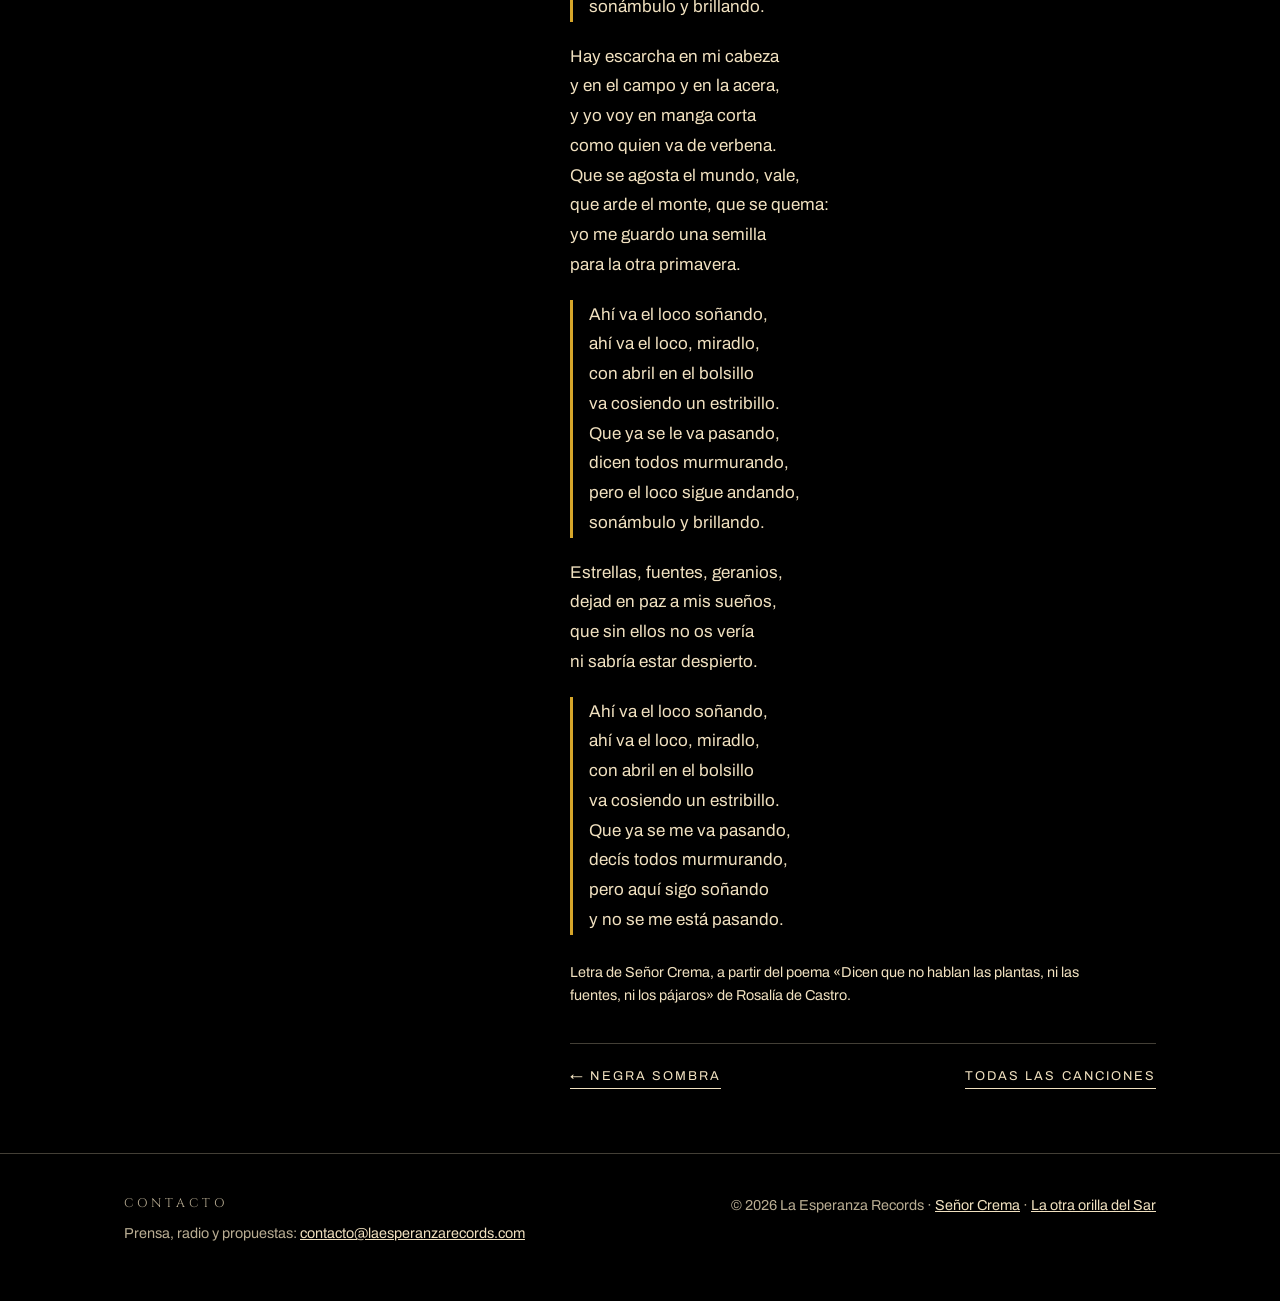
<file: senorcrema/la-otra-orilla-del-sar/el-loco/index.html>
<!DOCTYPE html>
<html lang="es">
<head>
<meta charset="utf-8">
<meta name="viewport" content="width=device-width, initial-scale=1">
<title>El loco · Señor Crema · La otra orilla del Sar</title>
<meta name="description" content="El loco, nuevo single de Señor Crema. Sale el 20 de noviembre de 2026 y forma parte de su disco debut La otra orilla del Sar, homenaje indie rock a Rosalía de Castro.">
<link rel="canonical" href="https://laesperanzarecords.com/senorcrema/la-otra-orilla-del-sar/el-loco/">
<meta property="og:type" content="website">
<meta property="og:site_name" content="La Esperanza Records">
<meta property="og:title" content="El loco · Señor Crema · La otra orilla del Sar">
<meta property="og:description" content="El loco, nuevo single de Señor Crema. Sale el 20 de noviembre de 2026 y forma parte de su disco debut La otra orilla del Sar, homenaje indie rock a Rosalía de Castro.">
<meta property="og:url" content="https://laesperanzarecords.com/senorcrema/la-otra-orilla-del-sar/el-loco/">
<meta property="og:image" content="https://laesperanzarecords.com/img/el-clavo.jpg">
<meta name="twitter:card" content="summary_large_image">
<link rel="icon" href="/img/logo-mini.jpg">
<link rel="preconnect" href="https://fonts.googleapis.com">
<link rel="preconnect" href="https://fonts.gstatic.com" crossorigin>
<link href="https://fonts.googleapis.com/css2?family=Cinzel:wght@500;700&family=Archivo:wght@400;500;600&display=swap" rel="stylesheet">
<link rel="stylesheet" href="/css/estilo.css?v=c978d68a">
<script type="application/ld+json">{"@context": "https://schema.org", "@graph": [{"@type": "Organization", "@id": "https://laesperanzarecords.com/#sello", "name": "La Esperanza Records", "alternateName": "La Esperanza Récords", "url": "https://laesperanzarecords.com/", "logo": "https://laesperanzarecords.com/img/logo-rombo.jpg", "slogan": "Neptuno es tu dios", "description": "Sello discográfico independiente establecido en La Esperanza, en las medianías de Tenerife, con estudios en un bosque de pino canario.", "address": {"@type": "PostalAddress", "addressLocality": "La Esperanza", "addressRegion": "Santa Cruz de Tenerife", "addressCountry": "ES"}, "email": "contacto@laesperanzarecords.com"}, {"@type": "MusicGroup", "@id": "https://laesperanzarecords.com/senorcrema/#artista", "name": "Señor Crema", "alternateName": ["Senor Crema", "Sr. Crema"], "genre": ["Indie rock", "Indie pop"], "url": "https://laesperanzarecords.com/senorcrema/", "image": "https://laesperanzarecords.com/img/senor-crema.jpg", "sameAs": ["https://www.youtube.com/@senor-crema", "https://www.instagram.com/senor_crema"]}, {"@type": "MusicRecording", "name": "El loco", "url": "https://laesperanzarecords.com/senorcrema/la-otra-orilla-del-sar/el-loco/", "isBasedOn": {"@type": "CreativeWork", "name": "Dicen que no hablan las plantas, ni las fuentes, ni los pájaros", "author": {"@type": "Person", "name": "Rosalía de Castro"}, "isPartOf": {"@type": "Book", "name": "En las orillas del Sar", "datePublished": "1884"}}, "byArtist": {"@id": "https://laesperanzarecords.com/senorcrema/#artista"}, "inAlbum": {"@id": "https://laesperanzarecords.com/senorcrema/la-otra-orilla-del-sar/#disco"}, "recordLabel": {"@id": "https://laesperanzarecords.com/#sello"}, "recordingOf": {"@type": "MusicComposition", "name": "El loco", "lyricist": [{"@id": "https://laesperanzarecords.com/senorcrema/#artista"}, {"@type": "Person", "name": "Rosalía de Castro"}], "lyrics": {"@type": "CreativeWork", "inLanguage": "es", "text": "Las farolas me señalan\ncuando cruzo por la plaza,\nlos geranios dan codazos\nal filo de la terraza.\nDicen que no hablan las fuentes,\nque la luna nunca canta,\npero yo las oigo a todas\ncuchichear a mis espaldas:\n\nAhí va el loco soñando,\nahí va el loco, miradlo,\ncon abril en el bolsillo\nva cosiendo un estribillo.\nQue ya se le va pasando,\ndicen todos murmurando,\npero el loco sigue andando,\nsonámbulo y brillando.\n\nHay escarcha en mi cabeza\ny en el campo y en la acera,\ny yo voy en manga corta\ncomo quien va de verbena.\nQue se agosta el mundo, vale,\nque arde el monte, que se quema:\nyo me guardo una semilla\npara la otra primavera.\n\nAhí va el loco soñando,\nahí va el loco, miradlo,\ncon abril en el bolsillo\nva cosiendo un estribillo.\nQue ya se le va pasando,\ndicen todos murmurando,\npero el loco sigue andando,\nsonámbulo y brillando.\n\nEstrellas, fuentes, geranios,\ndejad en paz a mis sueños,\nque sin ellos no os vería\nni sabría estar despierto.\n\nAhí va el loco soñando,\nahí va el loco, miradlo,\ncon abril en el bolsillo\nva cosiendo un estribillo.\nQue ya se me va pasando,\ndecís todos murmurando,\npero aquí sigo soñando\ny no se me está pasando."}}, "datePublished": "2026-11-20"}]}</script>
</head>
<body class="sar" style="--acento:#d6a62a">
<header class="cab"><div class="ancho">
<a class="marca" href="/"><img src="/img/logo-mini.jpg" alt="">La Esperanza Records</a>
<nav class="nav" aria-label="Principal"><a href="/">El sello</a><a href="/senorcrema/">Señor Crema</a><a href="/senorcrema/la-otra-orilla-del-sar/" aria-current="page">El disco</a><a href="#contacto">Contacto</a></nav>
</div></header>
<main>
<div class="flor"><div class="ancho"><div class="eyebrow">Señor Crema · La otra orilla del Sar · Pista 04</div><h1>El loco</h1></div></div>
<div class="filete-acento"></div>
<div class="ancho"><div class="migas"><a href="/">La Esperanza Records</a> / <a href="/senorcrema/">Señor Crema</a> / <a href="/senorcrema/la-otra-orilla-del-sar/">La otra orilla del Sar</a> / El loco</div>
<div class="dos"><div><div class="caratula falsa">Señor Crema<br>El loco</div></div>
<div><p><strong>El loco</strong> es el cuarto single de <a href="/senorcrema/la-otra-orilla-del-sar/">La otra orilla del Sar</a>, el disco debut de <a href="/senorcrema/">Señor Crema</a> dedicado a Rosalía de Castro. Sale el 20 de noviembre de 2026 en todas las plataformas.</p><p>La canción nace del poema «Dicen que no hablan las plantas, ni las fuentes, ni los pájaros», que Rosalía de Castro publicó en <em>En las orillas del Sar</em> (1884), escrito en castellano.</p>
<dl class="datos"><dt>Artista</dt><dd><a href="/senorcrema/">Señor Crema</a></dd><dt>Disco</dt><dd><a href="/senorcrema/la-otra-orilla-del-sar/">La otra orilla del Sar</a></dd><dt>Pista</dt><dd>04</dd><dt>Poema</dt><dd>«Dicen que no hablan las plantas, ni las fuentes, ni los pájaros», de Rosalía de Castro (En las orillas del Sar, 1884)</dd><dt>Estado</dt><dd>Sale el 20 de noviembre de 2026</dd><dt>Sello</dt><dd><a href="/">La Esperanza Records</a></dd></dl>

<div class="botones"><a class="btn lleno" href="https://www.youtube.com/@senor-crema" target="_blank" rel="noopener">Suscríbete en YouTube</a><a class="btn" href="https://www.instagram.com/senor_crema" target="_blank" rel="noopener">Instagram</a></div>
<section class="letra"><div class="eyebrow">Letra</div><h2>Letra de «El loco»</h2><p class="estrofa" data-parte="Estrofa">Las farolas me señalan<br>cuando cruzo por la plaza,<br>los geranios dan codazos<br>al filo de la terraza.<br>Dicen que no hablan las fuentes,<br>que la luna nunca canta,<br>pero yo las oigo a todas<br>cuchichear a mis espaldas:</p><p class="estrofa" data-parte="Estribillo">Ahí va el loco soñando,<br>ahí va el loco, miradlo,<br>con abril en el bolsillo<br>va cosiendo un estribillo.<br>Que ya se le va pasando,<br>dicen todos murmurando,<br>pero el loco sigue andando,<br>sonámbulo y brillando.</p><p class="estrofa" data-parte="Estrofa">Hay escarcha en mi cabeza<br>y en el campo y en la acera,<br>y yo voy en manga corta<br>como quien va de verbena.<br>Que se agosta el mundo, vale,<br>que arde el monte, que se quema:<br>yo me guardo una semilla<br>para la otra primavera.</p><p class="estrofa" data-parte="Estribillo">Ahí va el loco soñando,<br>ahí va el loco, miradlo,<br>con abril en el bolsillo<br>va cosiendo un estribillo.<br>Que ya se le va pasando,<br>dicen todos murmurando,<br>pero el loco sigue andando,<br>sonámbulo y brillando.</p><p class="estrofa" data-parte="Puente">Estrellas, fuentes, geranios,<br>dejad en paz a mis sueños,<br>que sin ellos no os vería<br>ni sabría estar despierto.</p><p class="estrofa" data-parte="Estribillo">Ahí va el loco soñando,<br>ahí va el loco, miradlo,<br>con abril en el bolsillo<br>va cosiendo un estribillo.<br>Que ya se me va pasando,<br>decís todos murmurando,<br>pero aquí sigo soñando<br>y no se me está pasando.</p><p class="dato firma">Letra de Señor Crema, a partir del poema «Dicen que no hablan las plantas, ni las fuentes, ni los pájaros» de Rosalía de Castro.</p></section>
<div class="vecinas"><a href="../negra-sombra/">← Negra sombra</a><a href="../">Todas las canciones</a></div>
</div></div></div></main>
<footer id="contacto"><div class="ancho">
<div><div class="eyebrow" style="margin-bottom:8px">Contacto</div>Prensa, radio y propuestas: <a href="mailto:contacto@laesperanzarecords.com">contacto@laesperanzarecords.com</a></div>
<div>© 2026 La Esperanza Records · <a href="/senorcrema/">Señor Crema</a> · <a href="/senorcrema/la-otra-orilla-del-sar/">La otra orilla del Sar</a></div>
</div></footer>
</body>
</html>
</file>
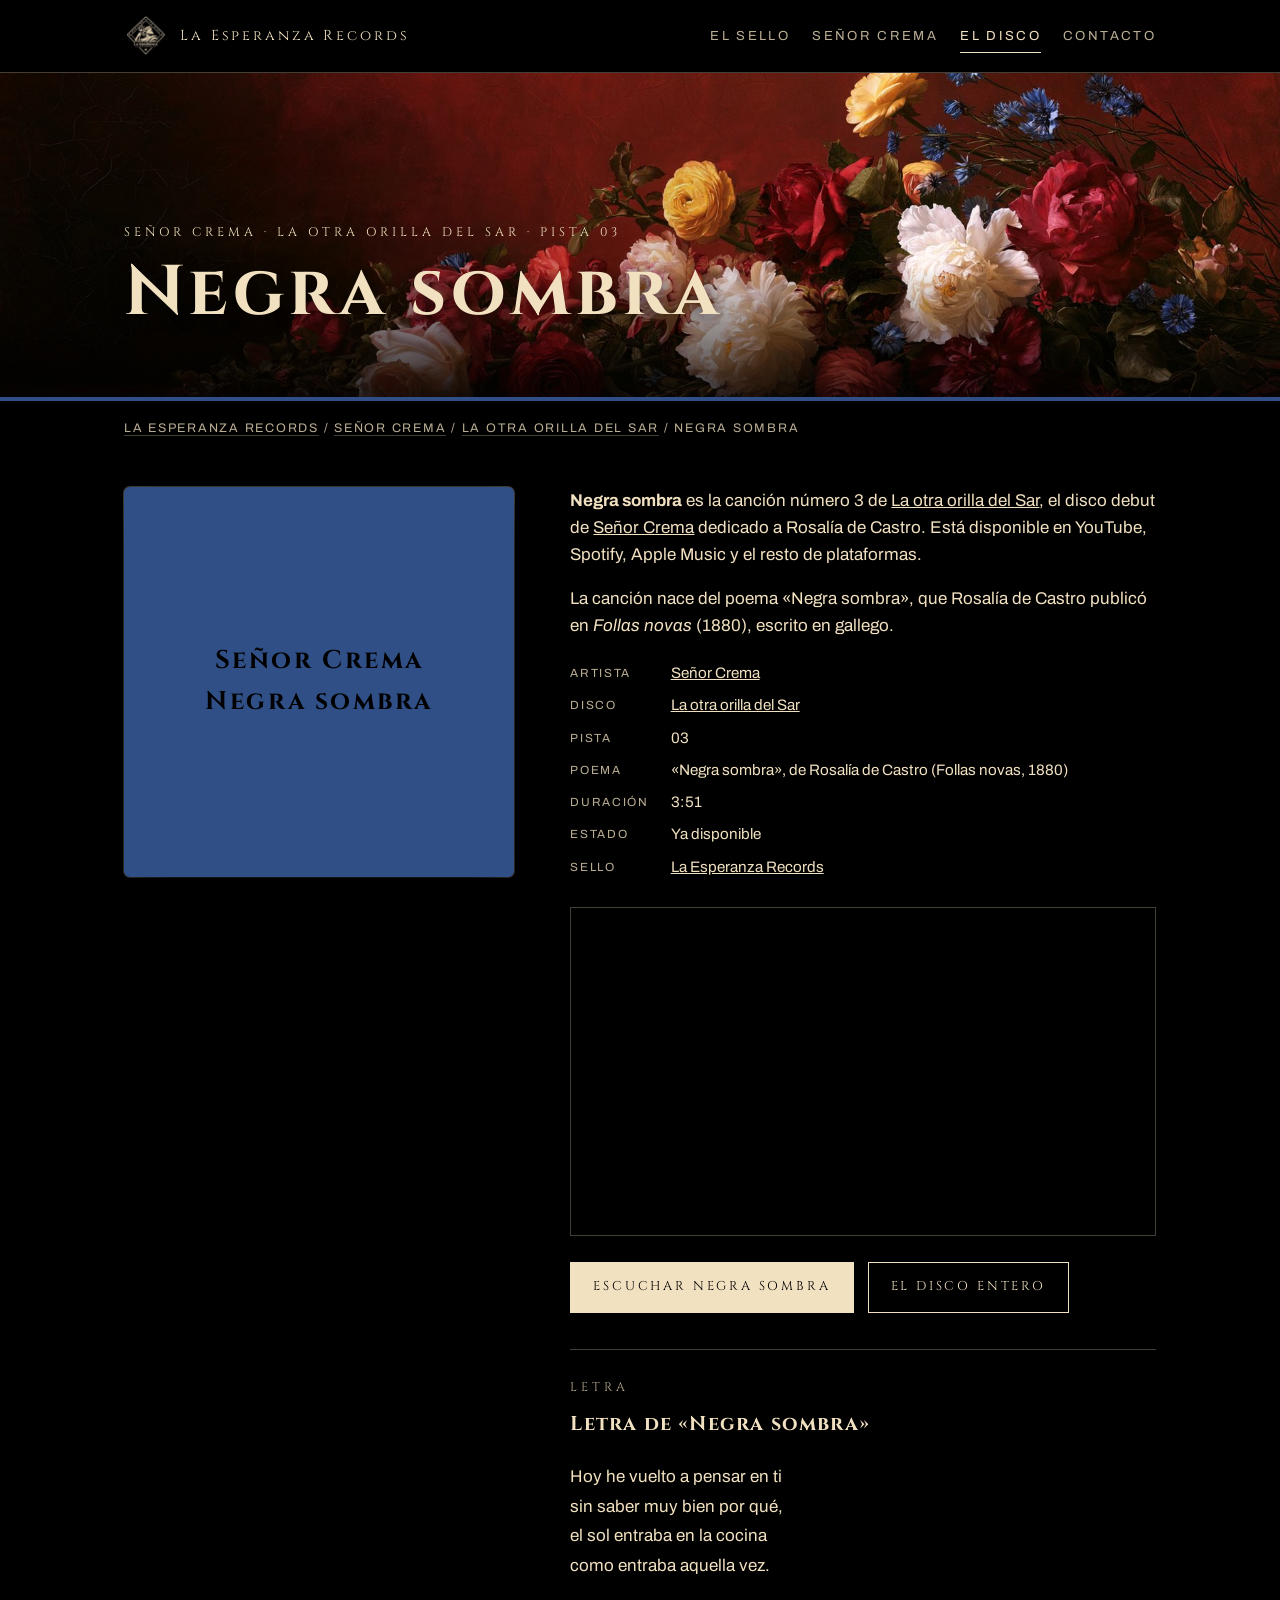
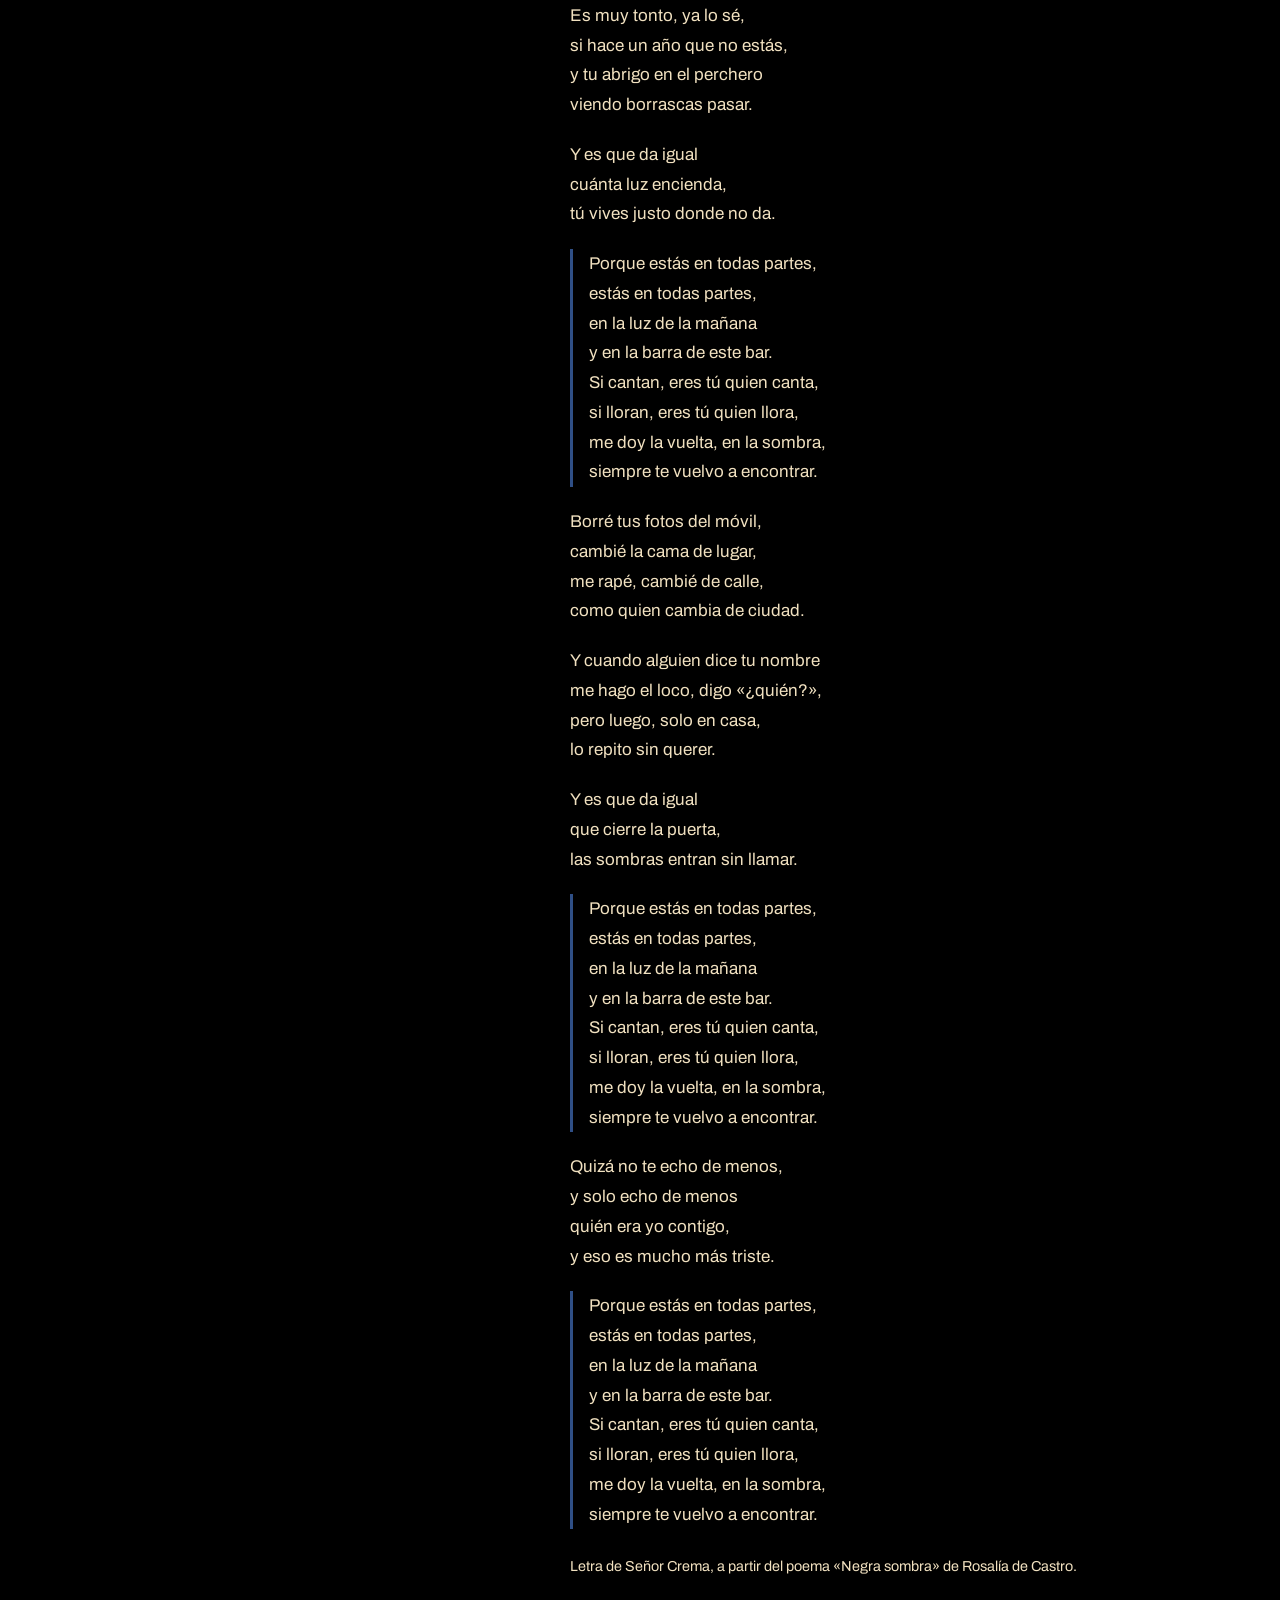
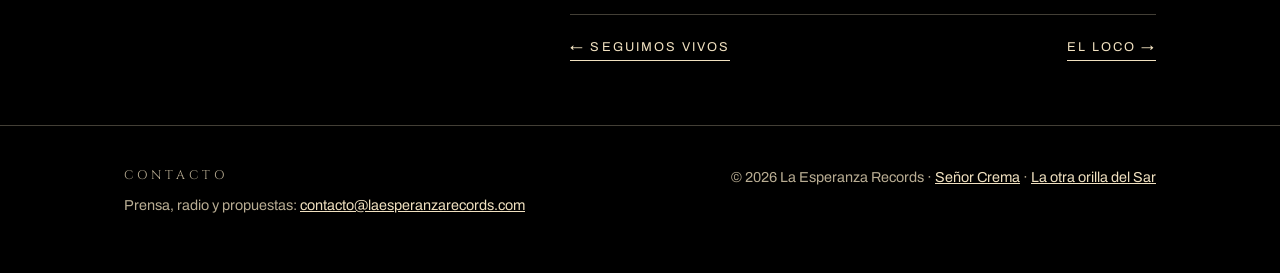
<file: senorcrema/la-otra-orilla-del-sar/negra-sombra/index.html>
<!DOCTYPE html>
<html lang="es">
<head>
<meta charset="utf-8">
<meta name="viewport" content="width=device-width, initial-scale=1">
<title>Negra sombra · Señor Crema · La otra orilla del Sar</title>
<meta name="description" content="Negra sombra, canción de Señor Crema incluida en su disco debut La otra orilla del Sar, homenaje indie rock a Rosalía de Castro. Letra completa, poema de origen y dónde escucharla.">
<link rel="canonical" href="https://laesperanzarecords.com/senorcrema/la-otra-orilla-del-sar/negra-sombra/">
<meta property="og:type" content="website">
<meta property="og:site_name" content="La Esperanza Records">
<meta property="og:title" content="Negra sombra · Señor Crema · La otra orilla del Sar">
<meta property="og:description" content="Negra sombra, canción de Señor Crema incluida en su disco debut La otra orilla del Sar, homenaje indie rock a Rosalía de Castro. Letra completa, poema de origen y dónde escucharla.">
<meta property="og:url" content="https://laesperanzarecords.com/senorcrema/la-otra-orilla-del-sar/negra-sombra/">
<meta property="og:image" content="https://laesperanzarecords.com/img/el-clavo.jpg">
<meta name="twitter:card" content="summary_large_image">
<link rel="icon" href="/img/logo-mini.jpg">
<link rel="preconnect" href="https://fonts.googleapis.com">
<link rel="preconnect" href="https://fonts.gstatic.com" crossorigin>
<link href="https://fonts.googleapis.com/css2?family=Cinzel:wght@500;700&family=Archivo:wght@400;500;600&display=swap" rel="stylesheet">
<link rel="stylesheet" href="/css/estilo.css?v=c978d68a">
<script type="application/ld+json">{"@context": "https://schema.org", "@graph": [{"@type": "Organization", "@id": "https://laesperanzarecords.com/#sello", "name": "La Esperanza Records", "alternateName": "La Esperanza Récords", "url": "https://laesperanzarecords.com/", "logo": "https://laesperanzarecords.com/img/logo-rombo.jpg", "slogan": "Neptuno es tu dios", "description": "Sello discográfico independiente establecido en La Esperanza, en las medianías de Tenerife, con estudios en un bosque de pino canario.", "address": {"@type": "PostalAddress", "addressLocality": "La Esperanza", "addressRegion": "Santa Cruz de Tenerife", "addressCountry": "ES"}, "email": "contacto@laesperanzarecords.com"}, {"@type": "MusicGroup", "@id": "https://laesperanzarecords.com/senorcrema/#artista", "name": "Señor Crema", "alternateName": ["Senor Crema", "Sr. Crema"], "genre": ["Indie rock", "Indie pop"], "url": "https://laesperanzarecords.com/senorcrema/", "image": "https://laesperanzarecords.com/img/senor-crema.jpg", "sameAs": ["https://www.youtube.com/@senor-crema", "https://www.instagram.com/senor_crema"]}, {"@type": "MusicRecording", "name": "Negra sombra", "url": "https://laesperanzarecords.com/senorcrema/la-otra-orilla-del-sar/negra-sombra/", "isBasedOn": {"@type": "CreativeWork", "name": "Negra sombra", "author": {"@type": "Person", "name": "Rosalía de Castro"}, "isPartOf": {"@type": "Book", "name": "Follas novas", "datePublished": "1880"}}, "byArtist": {"@id": "https://laesperanzarecords.com/senorcrema/#artista"}, "inAlbum": {"@id": "https://laesperanzarecords.com/senorcrema/la-otra-orilla-del-sar/#disco"}, "recordLabel": {"@id": "https://laesperanzarecords.com/#sello"}, "recordingOf": {"@type": "MusicComposition", "name": "Negra sombra", "lyricist": [{"@id": "https://laesperanzarecords.com/senorcrema/#artista"}, {"@type": "Person", "name": "Rosalía de Castro"}], "lyrics": {"@type": "CreativeWork", "inLanguage": "es", "text": "Hoy he vuelto a pensar en ti\nsin saber muy bien por qué,\nel sol entraba en la cocina\ncomo entraba aquella vez.\n\nEs muy tonto, ya lo sé,\nsi hace un año que no estás,\ny tu abrigo en el perchero\nviendo borrascas pasar.\n\nY es que da igual\ncuánta luz encienda,\ntú vives justo donde no da.\n\nPorque estás en todas partes,\nestás en todas partes,\nen la luz de la mañana\ny en la barra de este bar.\nSi cantan, eres tú quien canta,\nsi lloran, eres tú quien llora,\nme doy la vuelta, en la sombra,\nsiempre te vuelvo a encontrar.\n\nBorré tus fotos del móvil,\ncambié la cama de lugar,\nme rapé, cambié de calle,\ncomo quien cambia de ciudad.\n\nY cuando alguien dice tu nombre\nme hago el loco, digo «¿quién?»,\npero luego, solo en casa,\nlo repito sin querer.\n\nY es que da igual\nque cierre la puerta,\nlas sombras entran sin llamar.\n\nPorque estás en todas partes,\nestás en todas partes,\nen la luz de la mañana\ny en la barra de este bar.\nSi cantan, eres tú quien canta,\nsi lloran, eres tú quien llora,\nme doy la vuelta, en la sombra,\nsiempre te vuelvo a encontrar.\n\nQuizá no te echo de menos,\ny solo echo de menos\nquién era yo contigo,\ny eso es mucho más triste.\n\nPorque estás en todas partes,\nestás en todas partes,\nen la luz de la mañana\ny en la barra de este bar.\nSi cantan, eres tú quien canta,\nsi lloran, eres tú quien llora,\nme doy la vuelta, en la sombra,\nsiempre te vuelvo a encontrar."}}, "duration": "PT3M51S", "sameAs": "https://www.youtube.com/watch?v=TsjojQYZPG4"}]}</script>
</head>
<body class="sar" style="--acento:#2f4f86">
<header class="cab"><div class="ancho">
<a class="marca" href="/"><img src="/img/logo-mini.jpg" alt="">La Esperanza Records</a>
<nav class="nav" aria-label="Principal"><a href="/">El sello</a><a href="/senorcrema/">Señor Crema</a><a href="/senorcrema/la-otra-orilla-del-sar/" aria-current="page">El disco</a><a href="#contacto">Contacto</a></nav>
</div></header>
<main>
<div class="flor"><div class="ancho"><div class="eyebrow">Señor Crema · La otra orilla del Sar · Pista 03</div><h1>Negra sombra</h1></div></div>
<div class="filete-acento"></div>
<div class="ancho"><div class="migas"><a href="/">La Esperanza Records</a> / <a href="/senorcrema/">Señor Crema</a> / <a href="/senorcrema/la-otra-orilla-del-sar/">La otra orilla del Sar</a> / Negra sombra</div>
<div class="dos"><div><div class="caratula falsa">Señor Crema<br>Negra sombra</div></div>
<div><p><strong>Negra sombra</strong> es la canción número 3 de <a href="/senorcrema/la-otra-orilla-del-sar/">La otra orilla del Sar</a>, el disco debut de <a href="/senorcrema/">Señor Crema</a> dedicado a Rosalía de Castro. Está disponible en YouTube, Spotify, Apple Music y el resto de plataformas.</p><p>La canción nace del poema «Negra sombra», que Rosalía de Castro publicó en <em>Follas novas</em> (1880), escrito en gallego.</p>
<dl class="datos"><dt>Artista</dt><dd><a href="/senorcrema/">Señor Crema</a></dd><dt>Disco</dt><dd><a href="/senorcrema/la-otra-orilla-del-sar/">La otra orilla del Sar</a></dd><dt>Pista</dt><dd>03</dd><dt>Poema</dt><dd>«Negra sombra», de Rosalía de Castro (Follas novas, 1880)</dd><dt>Duración</dt><dd>3:51</dd><dt>Estado</dt><dd>Ya disponible</dd><dt>Sello</dt><dd><a href="/">La Esperanza Records</a></dd></dl>
<div class="video"><iframe src="https://www.youtube-nocookie.com/embed/TsjojQYZPG4" title="Negra sombra · Señor Crema" loading="lazy" allow="accelerometer; autoplay; clipboard-write; encrypted-media; gyroscope; picture-in-picture" allowfullscreen></iframe></div>
<div class="botones"><a class="btn lleno" href="https://www.youtube.com/watch?v=TsjojQYZPG4" target="_blank" rel="noopener">Escuchar Negra sombra</a><a class="btn" href="https://www.youtube.com/playlist?list=PLCt6poStKzZE" target="_blank" rel="noopener">El disco entero</a></div>
<section class="letra"><div class="eyebrow">Letra</div><h2>Letra de «Negra sombra»</h2><p class="estrofa" data-parte="Estrofa">Hoy he vuelto a pensar en ti<br>sin saber muy bien por qué,<br>el sol entraba en la cocina<br>como entraba aquella vez.</p><p class="estrofa" data-parte="Estrofa">Es muy tonto, ya lo sé,<br>si hace un año que no estás,<br>y tu abrigo en el perchero<br>viendo borrascas pasar.</p><p class="estrofa" data-parte="Pre-estribillo">Y es que da igual<br>cuánta luz encienda,<br>tú vives justo donde no da.</p><p class="estrofa" data-parte="Estribillo">Porque estás en todas partes,<br>estás en todas partes,<br>en la luz de la mañana<br>y en la barra de este bar.<br>Si cantan, eres tú quien canta,<br>si lloran, eres tú quien llora,<br>me doy la vuelta, en la sombra,<br>siempre te vuelvo a encontrar.</p><p class="estrofa" data-parte="Estrofa">Borré tus fotos del móvil,<br>cambié la cama de lugar,<br>me rapé, cambié de calle,<br>como quien cambia de ciudad.</p><p class="estrofa" data-parte="Estrofa">Y cuando alguien dice tu nombre<br>me hago el loco, digo «¿quién?»,<br>pero luego, solo en casa,<br>lo repito sin querer.</p><p class="estrofa" data-parte="Pre-estribillo">Y es que da igual<br>que cierre la puerta,<br>las sombras entran sin llamar.</p><p class="estrofa" data-parte="Estribillo">Porque estás en todas partes,<br>estás en todas partes,<br>en la luz de la mañana<br>y en la barra de este bar.<br>Si cantan, eres tú quien canta,<br>si lloran, eres tú quien llora,<br>me doy la vuelta, en la sombra,<br>siempre te vuelvo a encontrar.</p><p class="estrofa" data-parte="Puente">Quizá no te echo de menos,<br>y solo echo de menos<br>quién era yo contigo,<br>y eso es mucho más triste.</p><p class="estrofa" data-parte="Estribillo">Porque estás en todas partes,<br>estás en todas partes,<br>en la luz de la mañana<br>y en la barra de este bar.<br>Si cantan, eres tú quien canta,<br>si lloran, eres tú quien llora,<br>me doy la vuelta, en la sombra,<br>siempre te vuelvo a encontrar.</p><p class="dato firma">Letra de Señor Crema, a partir del poema «Negra sombra» de Rosalía de Castro.</p></section>
<div class="vecinas"><a href="../seguimos-vivos/">← Seguimos vivos</a><a href="../el-loco/">El loco →</a></div>
</div></div></div></main>
<footer id="contacto"><div class="ancho">
<div><div class="eyebrow" style="margin-bottom:8px">Contacto</div>Prensa, radio y propuestas: <a href="mailto:contacto@laesperanzarecords.com">contacto@laesperanzarecords.com</a></div>
<div>© 2026 La Esperanza Records · <a href="/senorcrema/">Señor Crema</a> · <a href="/senorcrema/la-otra-orilla-del-sar/">La otra orilla del Sar</a></div>
</div></footer>
</body>
</html>
</file>
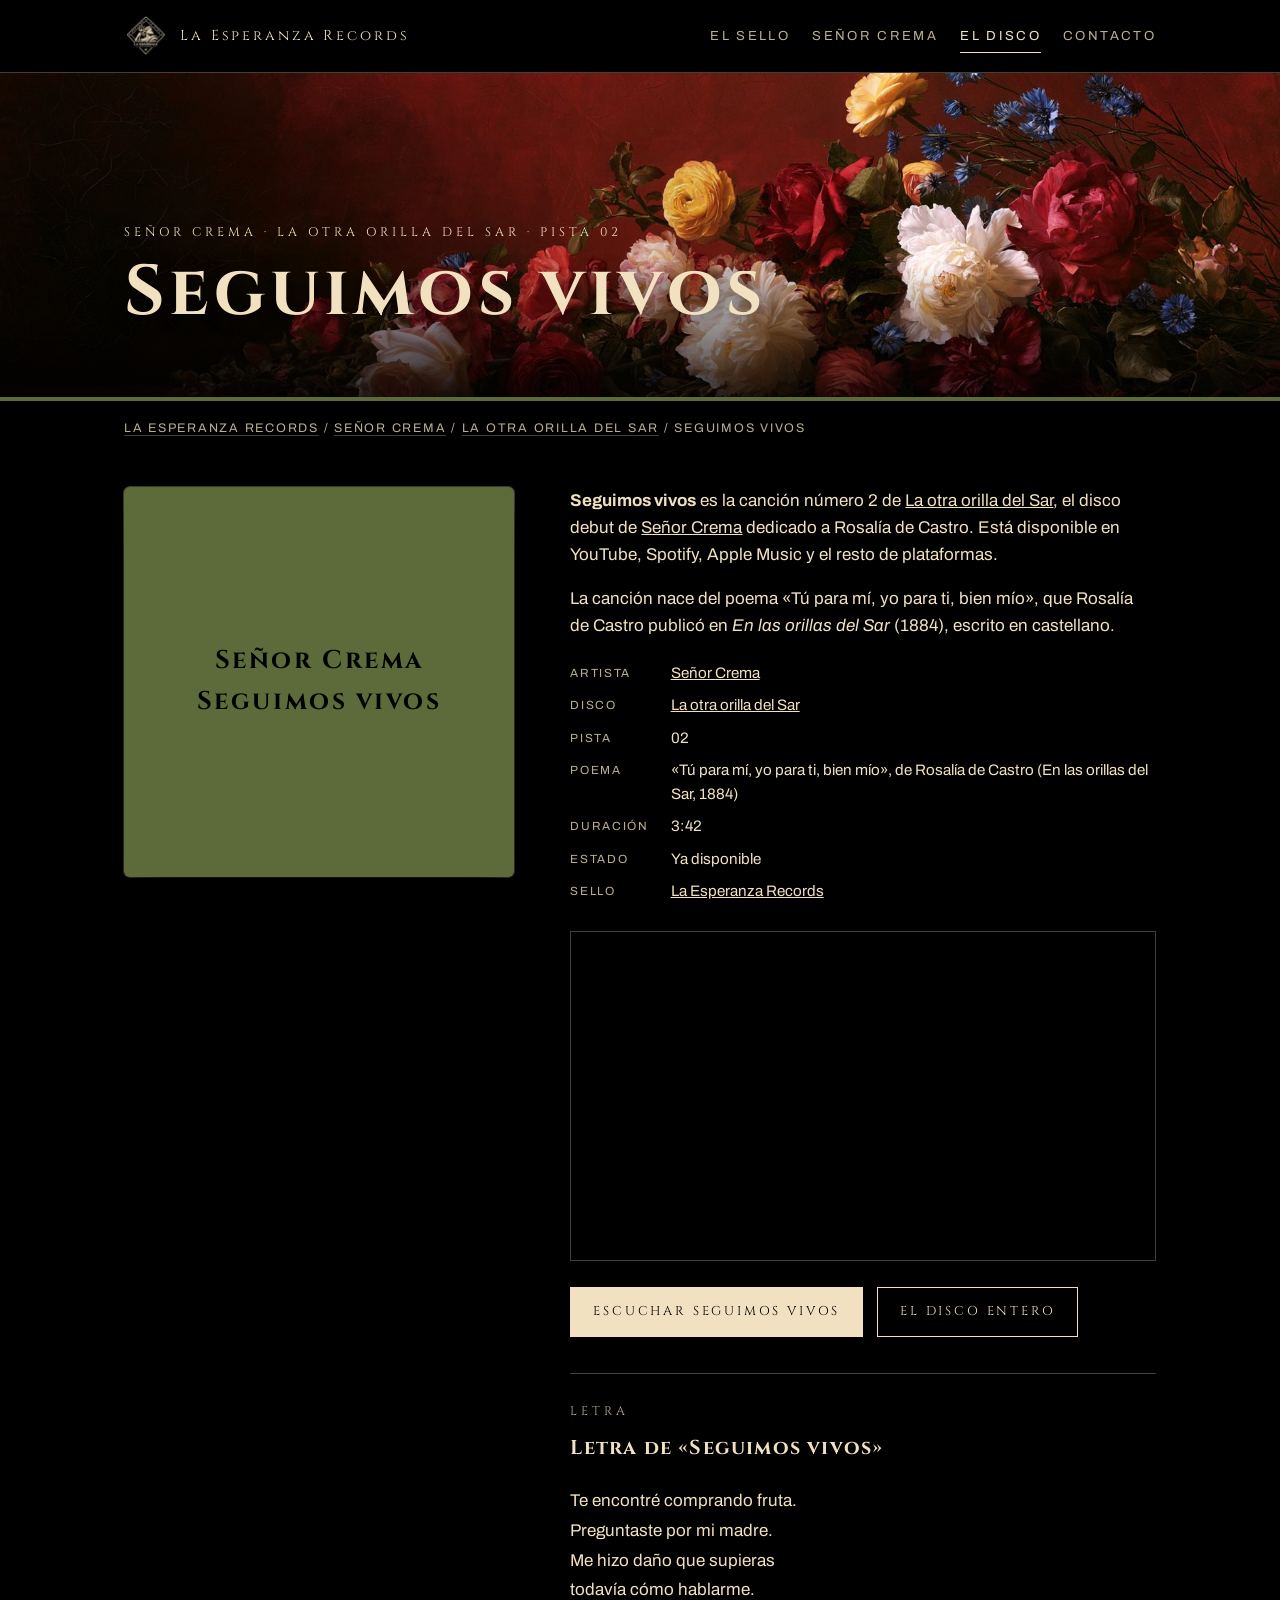
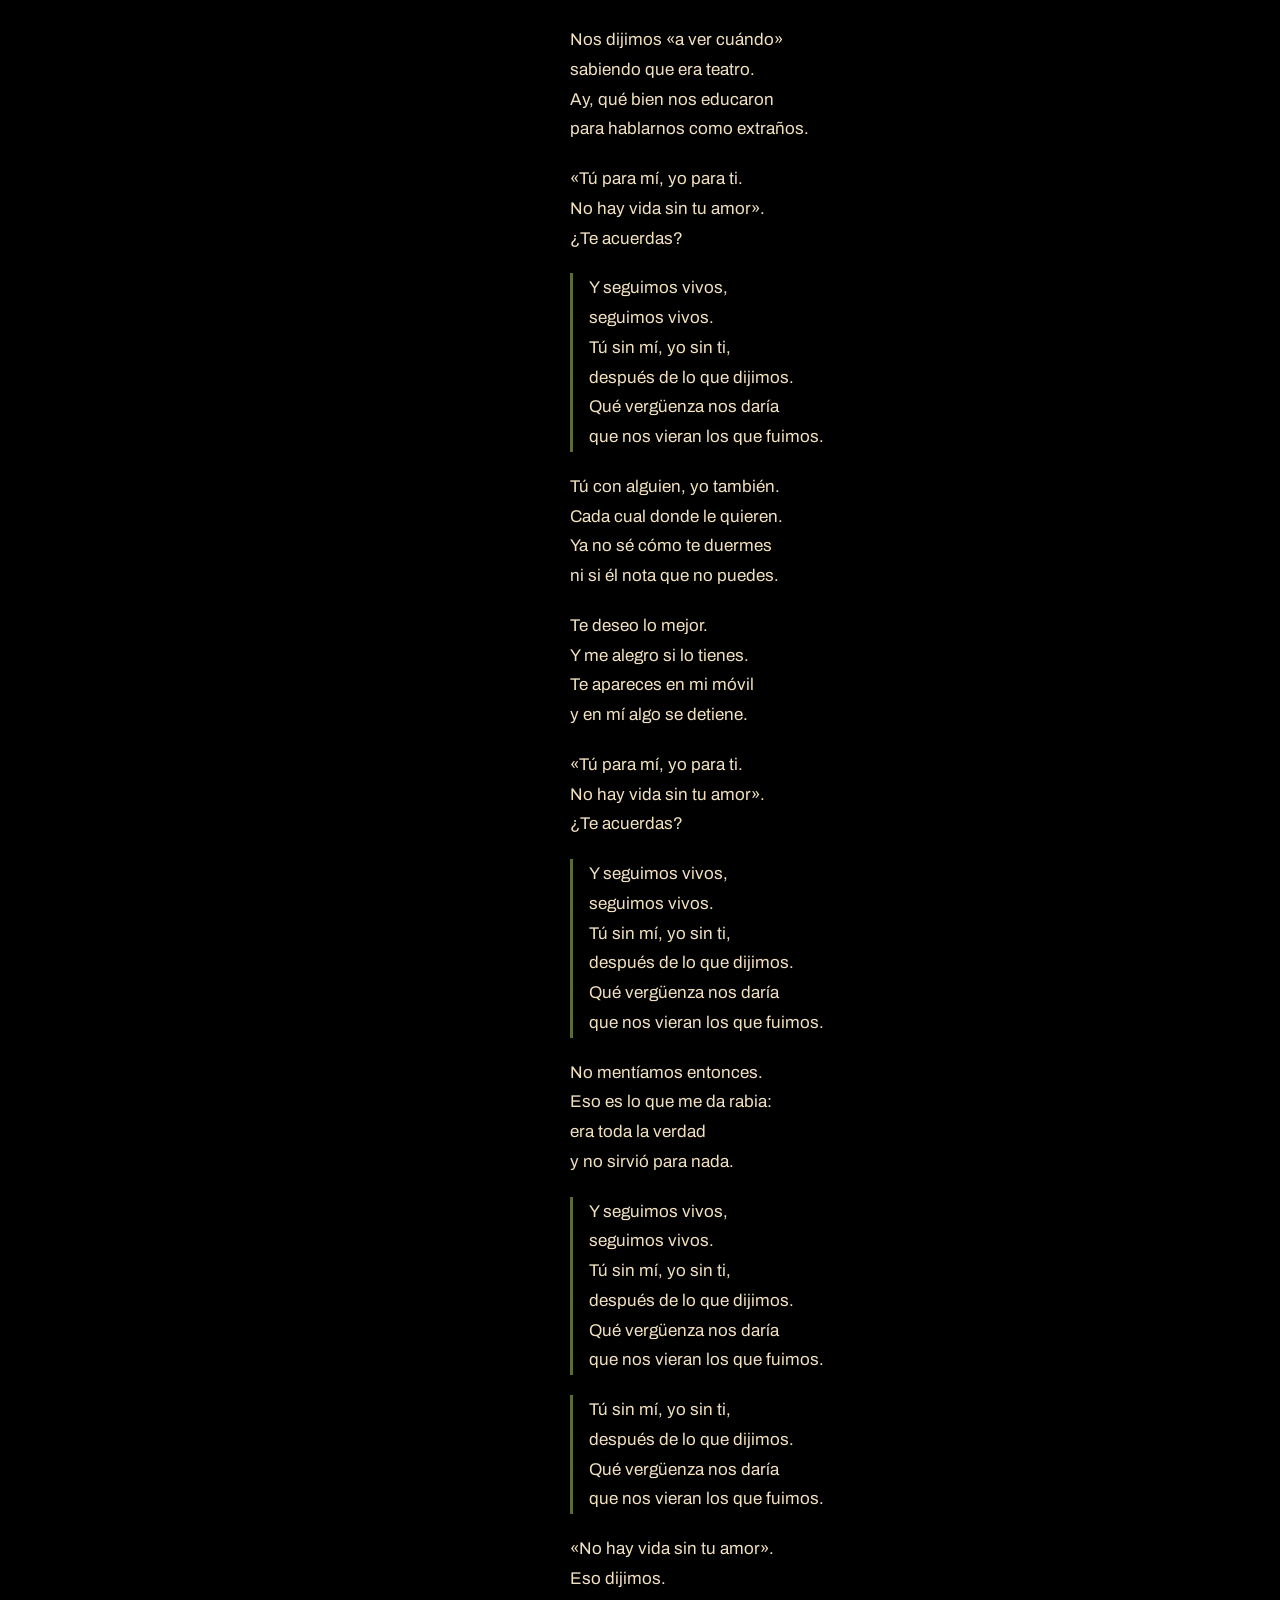
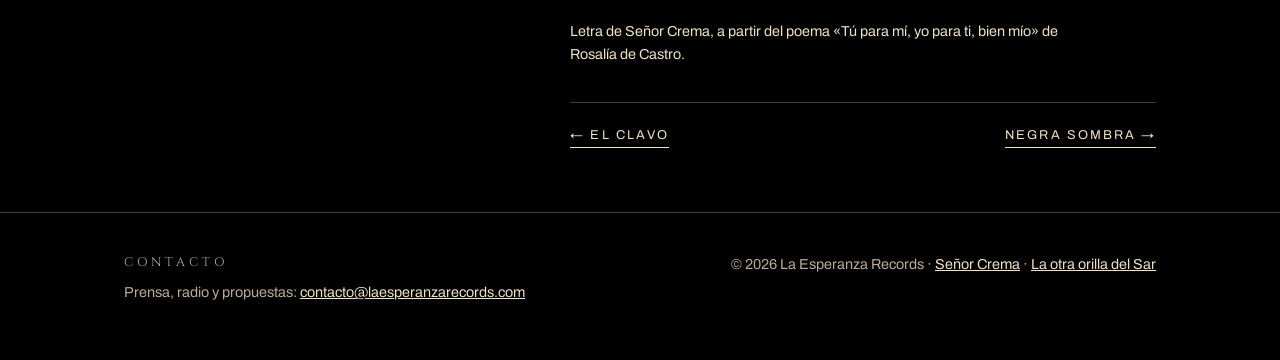
<file: senorcrema/la-otra-orilla-del-sar/seguimos-vivos/index.html>
<!DOCTYPE html>
<html lang="es">
<head>
<meta charset="utf-8">
<meta name="viewport" content="width=device-width, initial-scale=1">
<title>Seguimos vivos · Señor Crema · La otra orilla del Sar</title>
<meta name="description" content="Seguimos vivos, canción de Señor Crema incluida en su disco debut La otra orilla del Sar, homenaje indie rock a Rosalía de Castro. Letra completa, poema de origen y dónde escucharla.">
<link rel="canonical" href="https://laesperanzarecords.com/senorcrema/la-otra-orilla-del-sar/seguimos-vivos/">
<meta property="og:type" content="website">
<meta property="og:site_name" content="La Esperanza Records">
<meta property="og:title" content="Seguimos vivos · Señor Crema · La otra orilla del Sar">
<meta property="og:description" content="Seguimos vivos, canción de Señor Crema incluida en su disco debut La otra orilla del Sar, homenaje indie rock a Rosalía de Castro. Letra completa, poema de origen y dónde escucharla.">
<meta property="og:url" content="https://laesperanzarecords.com/senorcrema/la-otra-orilla-del-sar/seguimos-vivos/">
<meta property="og:image" content="https://laesperanzarecords.com/img/el-clavo.jpg">
<meta name="twitter:card" content="summary_large_image">
<link rel="icon" href="/img/logo-mini.jpg">
<link rel="preconnect" href="https://fonts.googleapis.com">
<link rel="preconnect" href="https://fonts.gstatic.com" crossorigin>
<link href="https://fonts.googleapis.com/css2?family=Cinzel:wght@500;700&family=Archivo:wght@400;500;600&display=swap" rel="stylesheet">
<link rel="stylesheet" href="/css/estilo.css?v=c978d68a">
<script type="application/ld+json">{"@context": "https://schema.org", "@graph": [{"@type": "Organization", "@id": "https://laesperanzarecords.com/#sello", "name": "La Esperanza Records", "alternateName": "La Esperanza Récords", "url": "https://laesperanzarecords.com/", "logo": "https://laesperanzarecords.com/img/logo-rombo.jpg", "slogan": "Neptuno es tu dios", "description": "Sello discográfico independiente establecido en La Esperanza, en las medianías de Tenerife, con estudios en un bosque de pino canario.", "address": {"@type": "PostalAddress", "addressLocality": "La Esperanza", "addressRegion": "Santa Cruz de Tenerife", "addressCountry": "ES"}, "email": "contacto@laesperanzarecords.com"}, {"@type": "MusicGroup", "@id": "https://laesperanzarecords.com/senorcrema/#artista", "name": "Señor Crema", "alternateName": ["Senor Crema", "Sr. Crema"], "genre": ["Indie rock", "Indie pop"], "url": "https://laesperanzarecords.com/senorcrema/", "image": "https://laesperanzarecords.com/img/senor-crema.jpg", "sameAs": ["https://www.youtube.com/@senor-crema", "https://www.instagram.com/senor_crema"]}, {"@type": "MusicRecording", "name": "Seguimos vivos", "url": "https://laesperanzarecords.com/senorcrema/la-otra-orilla-del-sar/seguimos-vivos/", "isBasedOn": {"@type": "CreativeWork", "name": "Tú para mí, yo para ti, bien mío", "author": {"@type": "Person", "name": "Rosalía de Castro"}, "isPartOf": {"@type": "Book", "name": "En las orillas del Sar", "datePublished": "1884"}}, "byArtist": {"@id": "https://laesperanzarecords.com/senorcrema/#artista"}, "inAlbum": {"@id": "https://laesperanzarecords.com/senorcrema/la-otra-orilla-del-sar/#disco"}, "recordLabel": {"@id": "https://laesperanzarecords.com/#sello"}, "recordingOf": {"@type": "MusicComposition", "name": "Seguimos vivos", "lyricist": [{"@id": "https://laesperanzarecords.com/senorcrema/#artista"}, {"@type": "Person", "name": "Rosalía de Castro"}], "lyrics": {"@type": "CreativeWork", "inLanguage": "es", "text": "Te encontré comprando fruta.\nPreguntaste por mi madre.\nMe hizo daño que supieras\ntodavía cómo hablarme.\nNos dijimos «a ver cuándo»\nsabiendo que era teatro.\nAy, qué bien nos educaron\npara hablarnos como extraños.\n\n«Tú para mí, yo para ti.\nNo hay vida sin tu amor».\n¿Te acuerdas?\n\nY seguimos vivos,\nseguimos vivos.\nTú sin mí, yo sin ti,\ndespués de lo que dijimos.\nQué vergüenza nos daría\nque nos vieran los que fuimos.\n\nTú con alguien, yo también.\nCada cual donde le quieren.\nYa no sé cómo te duermes\nni si él nota que no puedes.\nTe deseo lo mejor.\nY me alegro si lo tienes.\nTe apareces en mi móvil\ny en mí algo se detiene.\n\n«Tú para mí, yo para ti.\nNo hay vida sin tu amor».\n¿Te acuerdas?\n\nY seguimos vivos,\nseguimos vivos.\nTú sin mí, yo sin ti,\ndespués de lo que dijimos.\nQué vergüenza nos daría\nque nos vieran los que fuimos.\n\nNo mentíamos entonces.\nEso es lo que me da rabia:\nera toda la verdad\ny no sirvió para nada.\n\nY seguimos vivos,\nseguimos vivos.\nTú sin mí, yo sin ti,\ndespués de lo que dijimos.\nQué vergüenza nos daría\nque nos vieran los que fuimos.\n\nTú sin mí, yo sin ti,\ndespués de lo que dijimos.\nQué vergüenza nos daría\nque nos vieran los que fuimos.\n\n«No hay vida sin tu amor».\nEso dijimos."}}, "duration": "PT3M42S", "sameAs": "https://www.youtube.com/watch?v=0kA19--TfoQ"}]}</script>
</head>
<body class="sar" style="--acento:#5d6b3a">
<header class="cab"><div class="ancho">
<a class="marca" href="/"><img src="/img/logo-mini.jpg" alt="">La Esperanza Records</a>
<nav class="nav" aria-label="Principal"><a href="/">El sello</a><a href="/senorcrema/">Señor Crema</a><a href="/senorcrema/la-otra-orilla-del-sar/" aria-current="page">El disco</a><a href="#contacto">Contacto</a></nav>
</div></header>
<main>
<div class="flor"><div class="ancho"><div class="eyebrow">Señor Crema · La otra orilla del Sar · Pista 02</div><h1>Seguimos vivos</h1></div></div>
<div class="filete-acento"></div>
<div class="ancho"><div class="migas"><a href="/">La Esperanza Records</a> / <a href="/senorcrema/">Señor Crema</a> / <a href="/senorcrema/la-otra-orilla-del-sar/">La otra orilla del Sar</a> / Seguimos vivos</div>
<div class="dos"><div><div class="caratula falsa">Señor Crema<br>Seguimos vivos</div></div>
<div><p><strong>Seguimos vivos</strong> es la canción número 2 de <a href="/senorcrema/la-otra-orilla-del-sar/">La otra orilla del Sar</a>, el disco debut de <a href="/senorcrema/">Señor Crema</a> dedicado a Rosalía de Castro. Está disponible en YouTube, Spotify, Apple Music y el resto de plataformas.</p><p>La canción nace del poema «Tú para mí, yo para ti, bien mío», que Rosalía de Castro publicó en <em>En las orillas del Sar</em> (1884), escrito en castellano.</p>
<dl class="datos"><dt>Artista</dt><dd><a href="/senorcrema/">Señor Crema</a></dd><dt>Disco</dt><dd><a href="/senorcrema/la-otra-orilla-del-sar/">La otra orilla del Sar</a></dd><dt>Pista</dt><dd>02</dd><dt>Poema</dt><dd>«Tú para mí, yo para ti, bien mío», de Rosalía de Castro (En las orillas del Sar, 1884)</dd><dt>Duración</dt><dd>3:42</dd><dt>Estado</dt><dd>Ya disponible</dd><dt>Sello</dt><dd><a href="/">La Esperanza Records</a></dd></dl>
<div class="video"><iframe src="https://www.youtube-nocookie.com/embed/0kA19--TfoQ" title="Seguimos vivos · Señor Crema" loading="lazy" allow="accelerometer; autoplay; clipboard-write; encrypted-media; gyroscope; picture-in-picture" allowfullscreen></iframe></div>
<div class="botones"><a class="btn lleno" href="https://www.youtube.com/watch?v=0kA19--TfoQ" target="_blank" rel="noopener">Escuchar Seguimos vivos</a><a class="btn" href="https://www.youtube.com/playlist?list=PLCt6poStKzZE" target="_blank" rel="noopener">El disco entero</a></div>
<section class="letra"><div class="eyebrow">Letra</div><h2>Letra de «Seguimos vivos»</h2><p class="estrofa" data-parte="Estrofa">Te encontré comprando fruta.<br>Preguntaste por mi madre.<br>Me hizo daño que supieras<br>todavía cómo hablarme.</p><p class="estrofa" data-parte="Estrofa">Nos dijimos «a ver cuándo»<br>sabiendo que era teatro.<br>Ay, qué bien nos educaron<br>para hablarnos como extraños.</p><p class="estrofa" data-parte="Pre-estribillo">«Tú para mí, yo para ti.<br>No hay vida sin tu amor».<br>¿Te acuerdas?</p><p class="estrofa" data-parte="Estribillo">Y seguimos vivos,<br>seguimos vivos.<br>Tú sin mí, yo sin ti,<br>después de lo que dijimos.<br>Qué vergüenza nos daría<br>que nos vieran los que fuimos.</p><p class="estrofa" data-parte="Estrofa">Tú con alguien, yo también.<br>Cada cual donde le quieren.<br>Ya no sé cómo te duermes<br>ni si él nota que no puedes.</p><p class="estrofa" data-parte="Estrofa">Te deseo lo mejor.<br>Y me alegro si lo tienes.<br>Te apareces en mi móvil<br>y en mí algo se detiene.</p><p class="estrofa" data-parte="Pre-estribillo">«Tú para mí, yo para ti.<br>No hay vida sin tu amor».<br>¿Te acuerdas?</p><p class="estrofa" data-parte="Estribillo">Y seguimos vivos,<br>seguimos vivos.<br>Tú sin mí, yo sin ti,<br>después de lo que dijimos.<br>Qué vergüenza nos daría<br>que nos vieran los que fuimos.</p><p class="estrofa" data-parte="Puente">No mentíamos entonces.<br>Eso es lo que me da rabia:<br>era toda la verdad<br>y no sirvió para nada.</p><p class="estrofa" data-parte="Estribillo final">Y seguimos vivos,<br>seguimos vivos.<br>Tú sin mí, yo sin ti,<br>después de lo que dijimos.<br>Qué vergüenza nos daría<br>que nos vieran los que fuimos.</p><p class="estrofa" data-parte="Repetición">Tú sin mí, yo sin ti,<br>después de lo que dijimos.<br>Qué vergüenza nos daría<br>que nos vieran los que fuimos.</p><p class="estrofa" data-parte="Outro">«No hay vida sin tu amor».<br>Eso dijimos.</p><p class="dato firma">Letra de Señor Crema, a partir del poema «Tú para mí, yo para ti, bien mío» de Rosalía de Castro.</p></section>
<div class="vecinas"><a href="../el-clavo/">← El Clavo</a><a href="../negra-sombra/">Negra sombra →</a></div>
</div></div></div></main>
<footer id="contacto"><div class="ancho">
<div><div class="eyebrow" style="margin-bottom:8px">Contacto</div>Prensa, radio y propuestas: <a href="mailto:contacto@laesperanzarecords.com">contacto@laesperanzarecords.com</a></div>
<div>© 2026 La Esperanza Records · <a href="/senorcrema/">Señor Crema</a> · <a href="/senorcrema/la-otra-orilla-del-sar/">La otra orilla del Sar</a></div>
</div></footer>
</body>
</html>
</file>
<file: css/estilo.css>
:root{
  /* Un solo mundo visual: negro de imprenta y crema del logo. La carta de tarot es la pieza de la casa;
     cada artista es una carta numerada. Layout: columna ancha, texto a la izquierda, carta a la derecha. */
  color-scheme: dark;
  --negro:#000000;
  --tinta:#0e0f12;
  --crema:#f1e1c0;
  --crema-apagado:#b9ad93;
  --marino:#1f2b45;
  --filete:rgba(241,225,192,.28);
  --rojo:#b5392b; --verde:#5d6b3a; --azul:#2f4f86; --amarillo:#d6a62a;
  --display:"Cinzel","Trajan Pro","Times New Roman",serif;
  --cuerpo:"Archivo","Helvetica Neue",Arial,sans-serif;
}
*{box-sizing:border-box}
html{scroll-behavior:smooth}
body{margin:0;background:var(--negro);color:var(--crema);font-family:var(--cuerpo);font-size:17px;line-height:1.6}
img{max-width:100%;display:block}
a{color:inherit}
a:focus-visible,button:focus-visible{outline:2px solid var(--crema);outline-offset:3px}
.ancho{max-width:1080px;margin:0 auto;padding:0 24px}
h1,h2,h3{font-family:var(--display);font-weight:700;letter-spacing:.06em;text-wrap:balance;margin:0}
.eyebrow{font-family:var(--display);font-size:.78rem;letter-spacing:.32em;text-transform:uppercase;color:var(--crema-apagado)}

/* cabecera */
.cab{border-bottom:1px solid var(--filete)}
.cab .ancho{display:flex;align-items:center;justify-content:space-between;gap:16px;flex-wrap:wrap;padding-top:14px;padding-bottom:14px}
.marca{display:flex;align-items:center;gap:12px;text-decoration:none;font-family:var(--display);letter-spacing:.2em;font-size:.9rem}
.marca img{width:44px;height:44px;object-fit:contain;mix-blend-mode:lighten}
.nav{display:flex;gap:22px;flex-wrap:wrap;font-size:.82rem;letter-spacing:.18em;text-transform:uppercase}
.nav a{text-decoration:none;color:var(--crema-apagado);padding:6px 0;border-bottom:1px solid transparent}
.nav a:hover,.nav a[aria-current="page"]{color:var(--crema);border-bottom-color:var(--crema)}

/* portada */
.portada .ancho{display:grid;grid-template-columns:1.15fr .85fr;gap:56px;align-items:center;padding-top:64px;padding-bottom:72px}
.portada h1{font-size:clamp(2.3rem,5.6vw,4.2rem);line-height:1.08;margin:18px 0 22px}
.portada p{max-width:34em;color:var(--crema-apagado);margin:0 0 30px}
.carta-casa{justify-self:center;max-width:340px;transform:rotate(2.5deg);box-shadow:0 30px 60px rgba(0,0,0,.8),0 0 0 1px var(--filete);border-radius:14px;overflow:hidden}
.botones{display:flex;gap:14px;flex-wrap:wrap}
.btn{display:inline-block;text-decoration:none;font-family:var(--display);font-size:.8rem;letter-spacing:.22em;text-transform:uppercase;padding:14px 22px;border:1px solid var(--crema)}
.btn.lleno{background:var(--crema);color:var(--negro)}
.btn:hover{background:var(--crema);color:var(--negro)}
.btn.lleno:hover{background:transparent;color:var(--crema)}

/* secciones */
section.bloque{border-top:1px solid var(--filete);padding:64px 0}
.bloque h2{font-size:clamp(1.5rem,3vw,2.1rem);margin:10px 0 34px}

/* cartas de artista */
.baraja{display:grid;grid-template-columns:repeat(auto-fill,minmax(230px,1fr));gap:26px}
.naipe{position:relative;aspect-ratio:2/3;border:1px solid var(--crema);border-radius:12px;padding:10px;text-decoration:none;background:var(--tinta);display:flex}
.naipe .dentro{flex:1;border:1px solid var(--filete);border-radius:6px;display:flex;flex-direction:column;justify-content:space-between;align-items:center;text-align:center;padding:18px 14px;
  background:radial-gradient(120% 80% at 50% 40%,var(--marino) 0%,var(--tinta) 70%)}
.naipe .num{font-family:var(--display);letter-spacing:.3em;font-size:.95rem}
.naipe .nombre{font-family:var(--display);font-weight:700;font-size:1.5rem;letter-spacing:.1em;line-height:1.2}
.naipe .pie{font-size:.72rem;letter-spacing:.24em;text-transform:uppercase;color:var(--crema-apagado)}
.naipe .astro{font-size:2.4rem;line-height:1;color:var(--crema)}
a.naipe:hover{transform:translateY(-6px);transition:transform .2s}
.naipe.velado{border-style:dashed;border-color:var(--filete)}
.naipe.velado .nombre,.naipe.velado .num,.naipe.velado .astro{color:var(--crema-apagado)}

/* página de artista */
.ficha .ancho{display:grid;grid-template-columns:.8fr 1.2fr;gap:56px;padding-top:56px;padding-bottom:64px;align-items:start}
.ficha h1{font-size:clamp(2.2rem,5vw,3.6rem);margin:12px 0 20px}
.ficha p{max-width:36em;margin:0 0 16px}
.ficha .dato{color:var(--crema-apagado)}
.pistas{list-style:none;margin:0;padding:0;border-top:1px solid var(--filete)}
.pistas li{display:grid;grid-template-columns:54px 1fr auto;gap:18px;align-items:center;padding:14px 0;border-bottom:1px solid var(--filete)}
.tapa{width:54px;height:54px;border-radius:4px;display:grid;place-items:center;font-family:var(--display);font-size:.8rem;color:var(--negro)}
.pistas .titulo{font-family:var(--display);font-weight:700;letter-spacing:.08em;font-size:1.1rem}
.pistas .estado{font-size:.8rem;color:var(--crema-apagado)}
.pistas a{font-size:.74rem;letter-spacing:.2em;text-transform:uppercase;text-decoration:none;border-bottom:1px solid var(--crema);padding-bottom:2px;white-space:nowrap}
.pistas .pronto{font-size:.74rem;letter-spacing:.2em;text-transform:uppercase;color:var(--amarillo);white-space:nowrap}

/* pie */
footer{border-top:1px solid var(--filete);padding:40px 0 56px;color:var(--crema-apagado);font-size:.9rem}
footer .ancho{display:flex;justify-content:space-between;gap:24px;flex-wrap:wrap}
footer a{color:var(--crema)}

@media (max-width:760px){
  .portada .ancho,.ficha .ancho{grid-template-columns:1fr;gap:36px;padding-top:40px}
  .carta-casa{max-width:260px}
  .pistas li{grid-template-columns:44px 1fr;row-gap:6px}
  .pistas li > :last-child{grid-column:2}
  .tapa{width:44px;height:44px}
}
@media (prefers-reduced-motion:reduce){html{scroll-behavior:auto}a.naipe:hover{transform:none}}

/* ===== La otra orilla del Sar: flores sobre rojo ===== */
.sar{--acento:#b5392b}
.sar .flor{background:#4a0f0d url(/img/flores.jpg) right center/cover no-repeat;position:relative}
.sar .flor::after{content:"";position:absolute;inset:0;background:linear-gradient(90deg,rgba(0,0,0,.45) 0%,rgba(0,0,0,.15) 45%,rgba(0,0,0,0) 70%),linear-gradient(180deg,rgba(0,0,0,0) 60%,rgba(0,0,0,.75) 100%)}
.sar .flor .ancho{position:relative;z-index:1;padding-top:150px;padding-bottom:56px}
.sar .flor h1{font-size:clamp(2.2rem,6vw,4.4rem);line-height:1.08;margin:12px 0 10px;text-shadow:0 2px 18px rgba(0,0,0,.7)}
.sar .flor .eyebrow{color:var(--crema)}
.sar .flor p{max-width:36em;margin:0;text-shadow:0 1px 10px rgba(0,0,0,.8)}
.migas{font-size:.78rem;letter-spacing:.14em;text-transform:uppercase;color:var(--crema-apagado);padding:18px 0 0}
.migas a{color:var(--crema-apagado);text-decoration:none;border-bottom:1px solid var(--filete)}
.migas a:hover{color:var(--crema)}
.dos{display:grid;grid-template-columns:.8fr 1.2fr;gap:56px;padding-top:48px;padding-bottom:64px;align-items:start}
.dos p{max-width:36em;margin:0 0 16px}
.caratula{border-radius:6px;box-shadow:0 24px 50px rgba(0,0,0,.8),0 0 0 1px var(--filete);width:100%;aspect-ratio:1/1;object-fit:cover}
.caratula.falsa{display:grid;place-items:center;background:var(--acento);color:var(--negro);font-family:var(--display);font-weight:700;letter-spacing:.1em;font-size:1.6rem;text-align:center;padding:20px}
.datos{display:grid;grid-template-columns:auto 1fr;gap:8px 22px;margin:22px 0 28px;font-size:.95rem}
.datos dt{color:var(--crema-apagado);letter-spacing:.14em;text-transform:uppercase;font-size:.74rem;padding-top:3px}
.datos dd{margin:0}
.filete-acento{height:4px;background:var(--acento)}
.carta-enlace{display:block;text-decoration:none}
a.carta-enlace:hover{transform:translateY(-6px);transition:transform .2s}
.carta-img{position:relative;display:block;container-type:inline-size;border-radius:6.5%/4.1%;overflow:hidden;box-shadow:0 18px 40px rgba(0,0,0,.8)}
.carta-img img{width:100%;display:block}
.carta-img .c-num,.carta-img .c-nom{position:absolute;left:0;right:0;text-align:center;transform:translateY(-50%);font-family:var(--display);font-weight:700;color:#1c1c1c;letter-spacing:.14em;text-transform:uppercase;line-height:1}
.carta-img.color .c-num,.carta-img.color .c-nom{color:#1b2947}
.carta-img .c-num{top:8.4%;font-size:6.2cqw}
.carta-img .c-nom{top:92.1%;font-size:5.6cqw}
.letra{border-top:1px solid var(--filete);margin-top:36px;padding-top:28px}
.letra h2{font-size:1.25rem;margin:10px 0 22px}
.letra .estrofa{margin:0 0 20px;line-height:1.75;max-width:30em}
.letra .estrofa[data-parte="Estribillo"],.letra .estrofa[data-parte="Estribillo final"],.letra .estrofa[data-parte="Repetición"]{padding-left:16px;border-left:3px solid var(--acento)}
.letra .firma{font-size:.9rem;margin-top:26px}
.poemas{width:100%;border-collapse:collapse;margin-top:14px;font-size:.95rem}
.poemas th{text-align:left;font-family:var(--display);font-size:.72rem;letter-spacing:.2em;text-transform:uppercase;color:var(--crema-apagado);font-weight:500;padding:10px 14px 10px 0;border-bottom:1px solid var(--filete)}
.poemas td{padding:12px 14px 12px 0;border-bottom:1px solid var(--filete);vertical-align:top}
.retrato{width:100%;border-radius:6px;box-shadow:0 24px 50px rgba(0,0,0,.8),0 0 0 1px var(--filete)}
.video{position:relative;aspect-ratio:16/9;margin:0 0 26px;border:1px solid var(--filete);background:#000}
.video iframe{position:absolute;inset:0;width:100%;height:100%;border:0}
.pistas .titulo a{font:inherit;letter-spacing:inherit;text-transform:none;border:0;padding:0}
.pistas .titulo a:hover{border-bottom:1px solid var(--crema)}
.vecinas{display:flex;justify-content:space-between;gap:16px;flex-wrap:wrap;border-top:1px solid var(--filete);padding-top:22px;margin-top:36px;font-size:.8rem;letter-spacing:.16em;text-transform:uppercase}
.vecinas a{text-decoration:none;border-bottom:1px solid var(--crema);padding-bottom:2px}
@media (max-width:760px){.dos{grid-template-columns:1fr;gap:32px;padding-top:32px}.sar .flor .ancho{padding-top:72px}}
</file>
